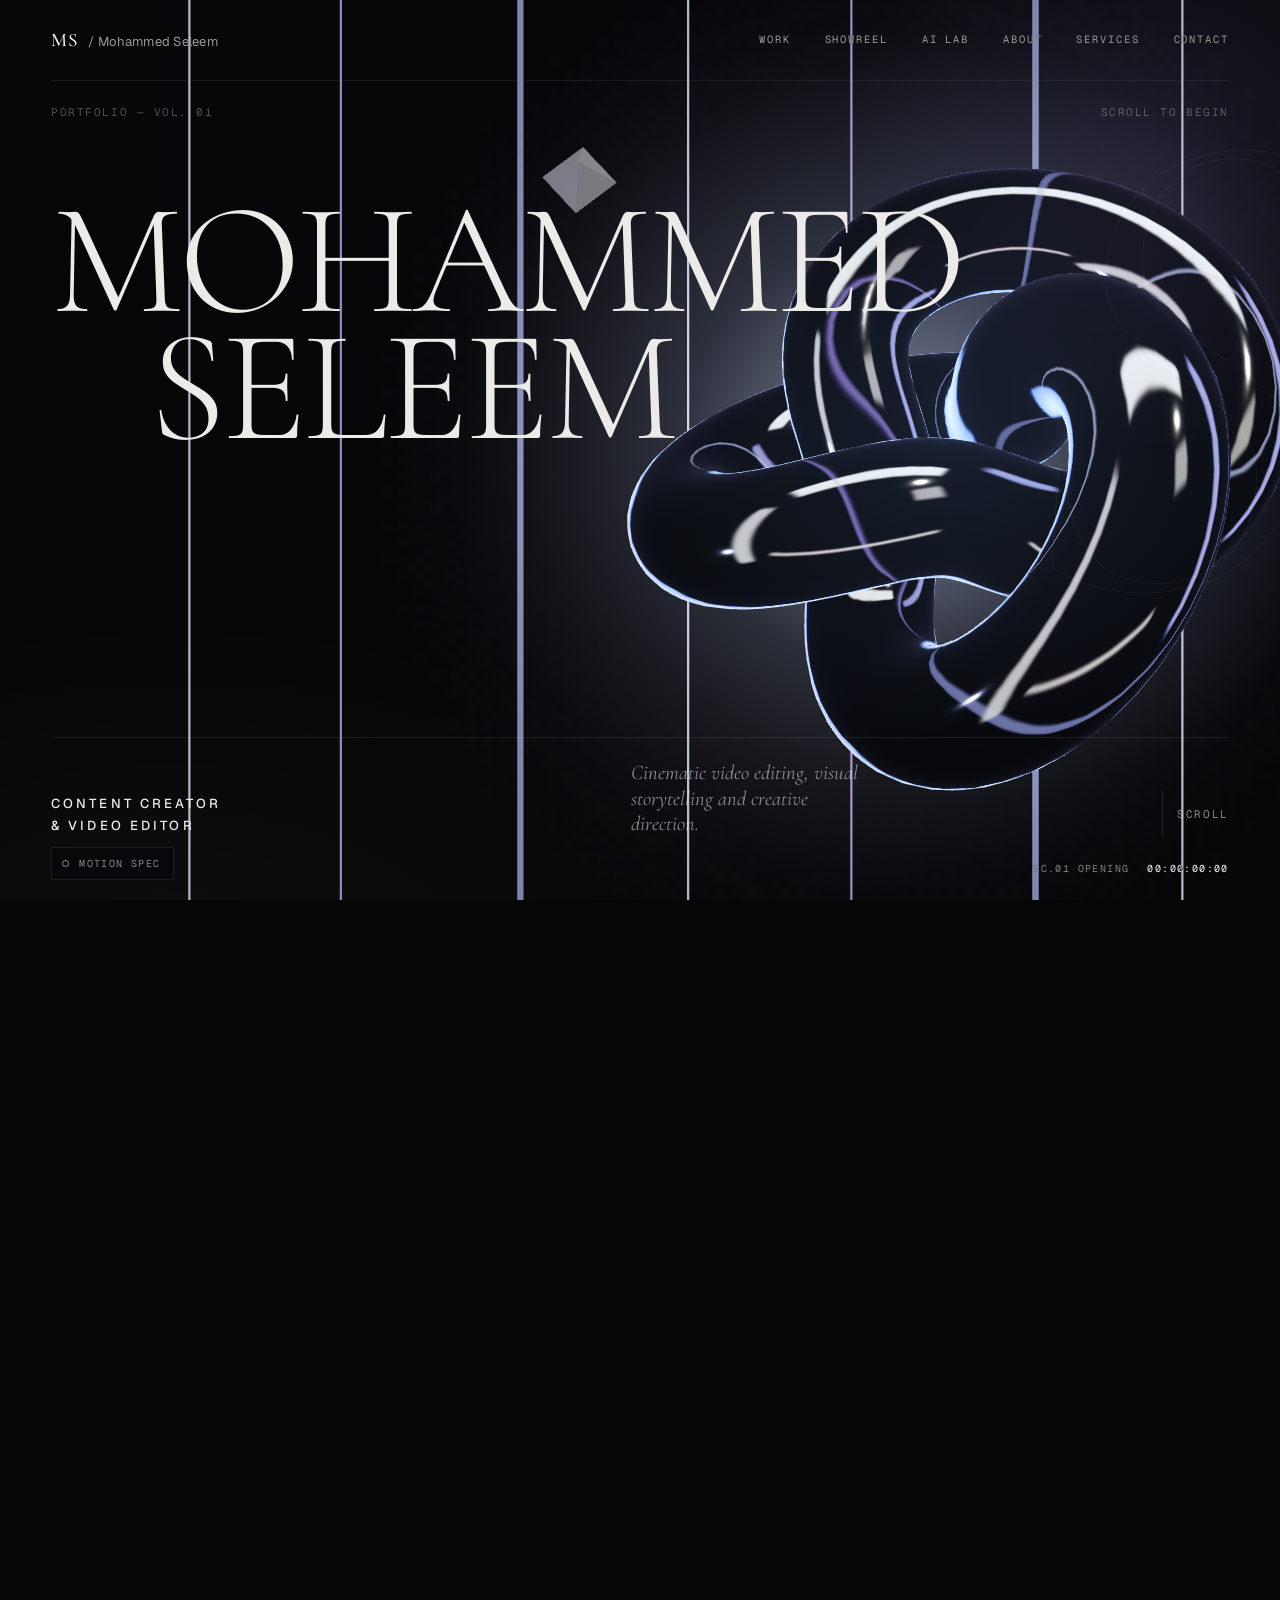
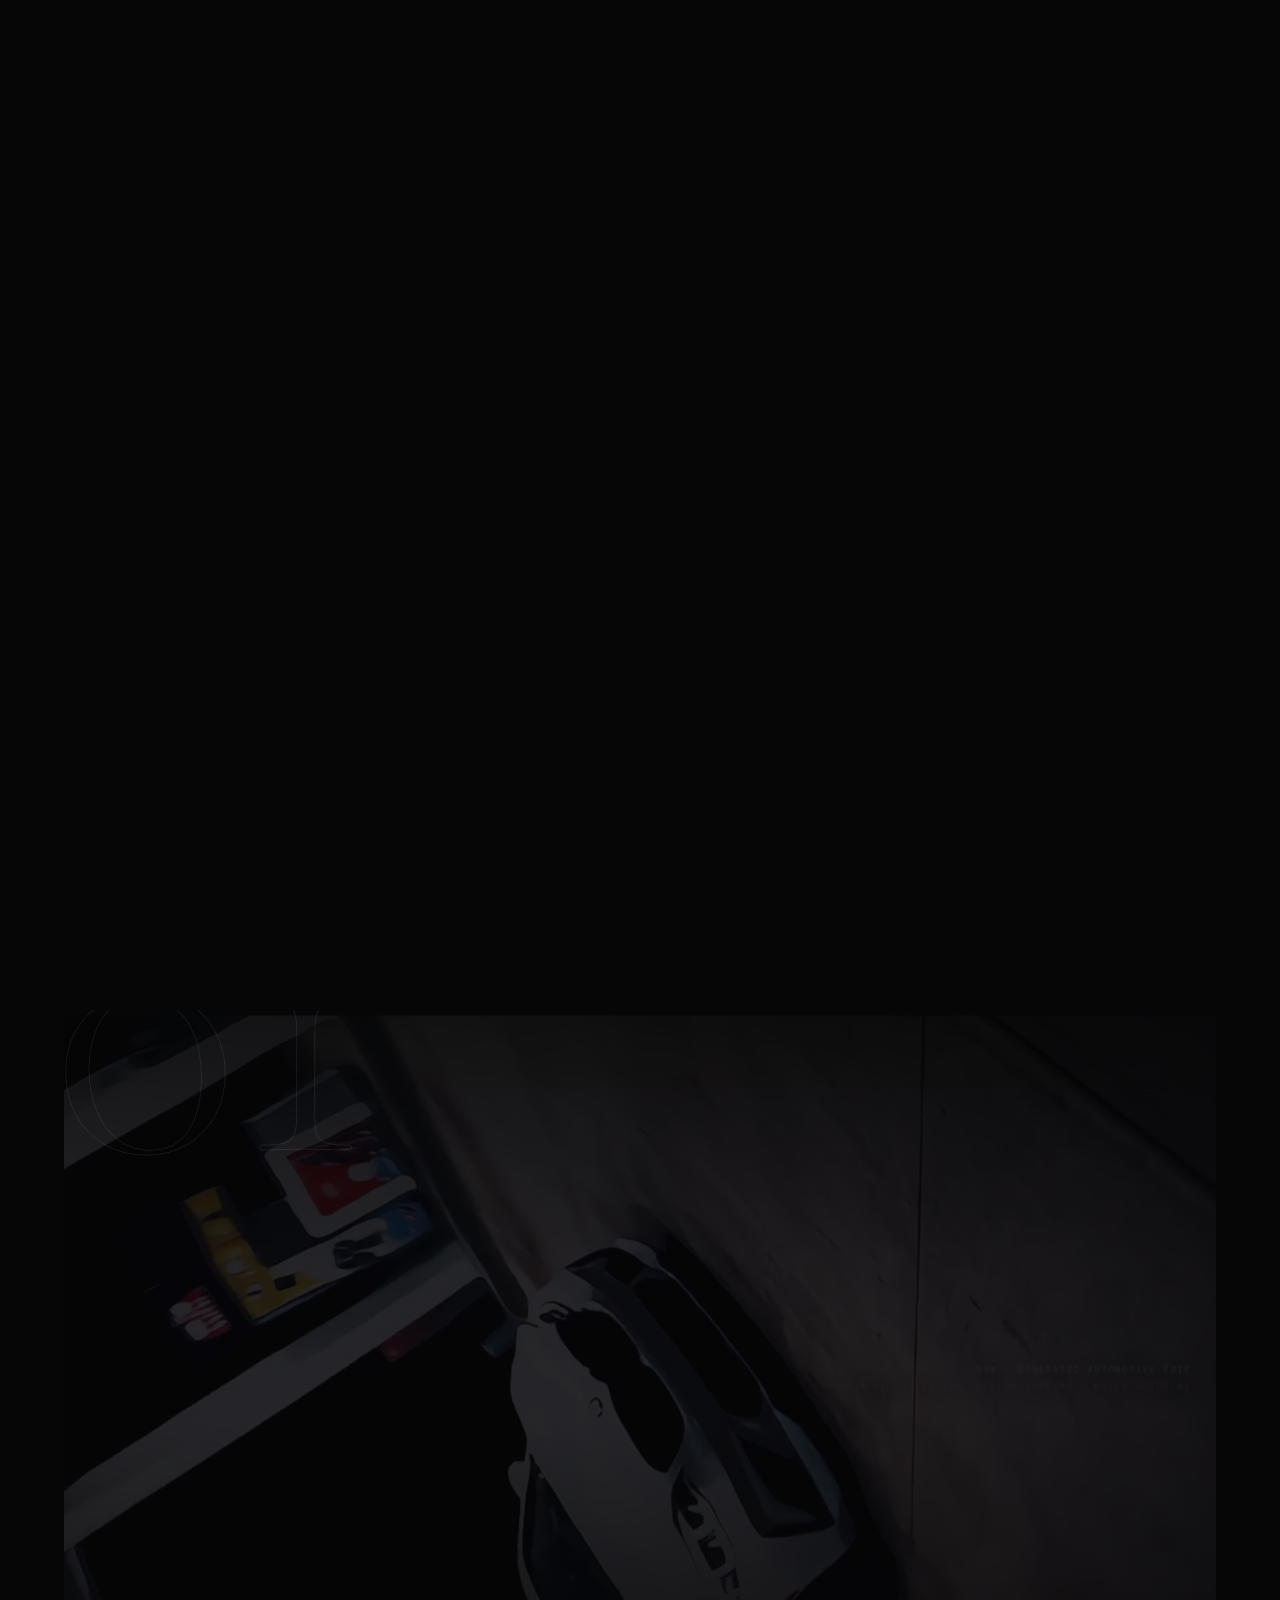
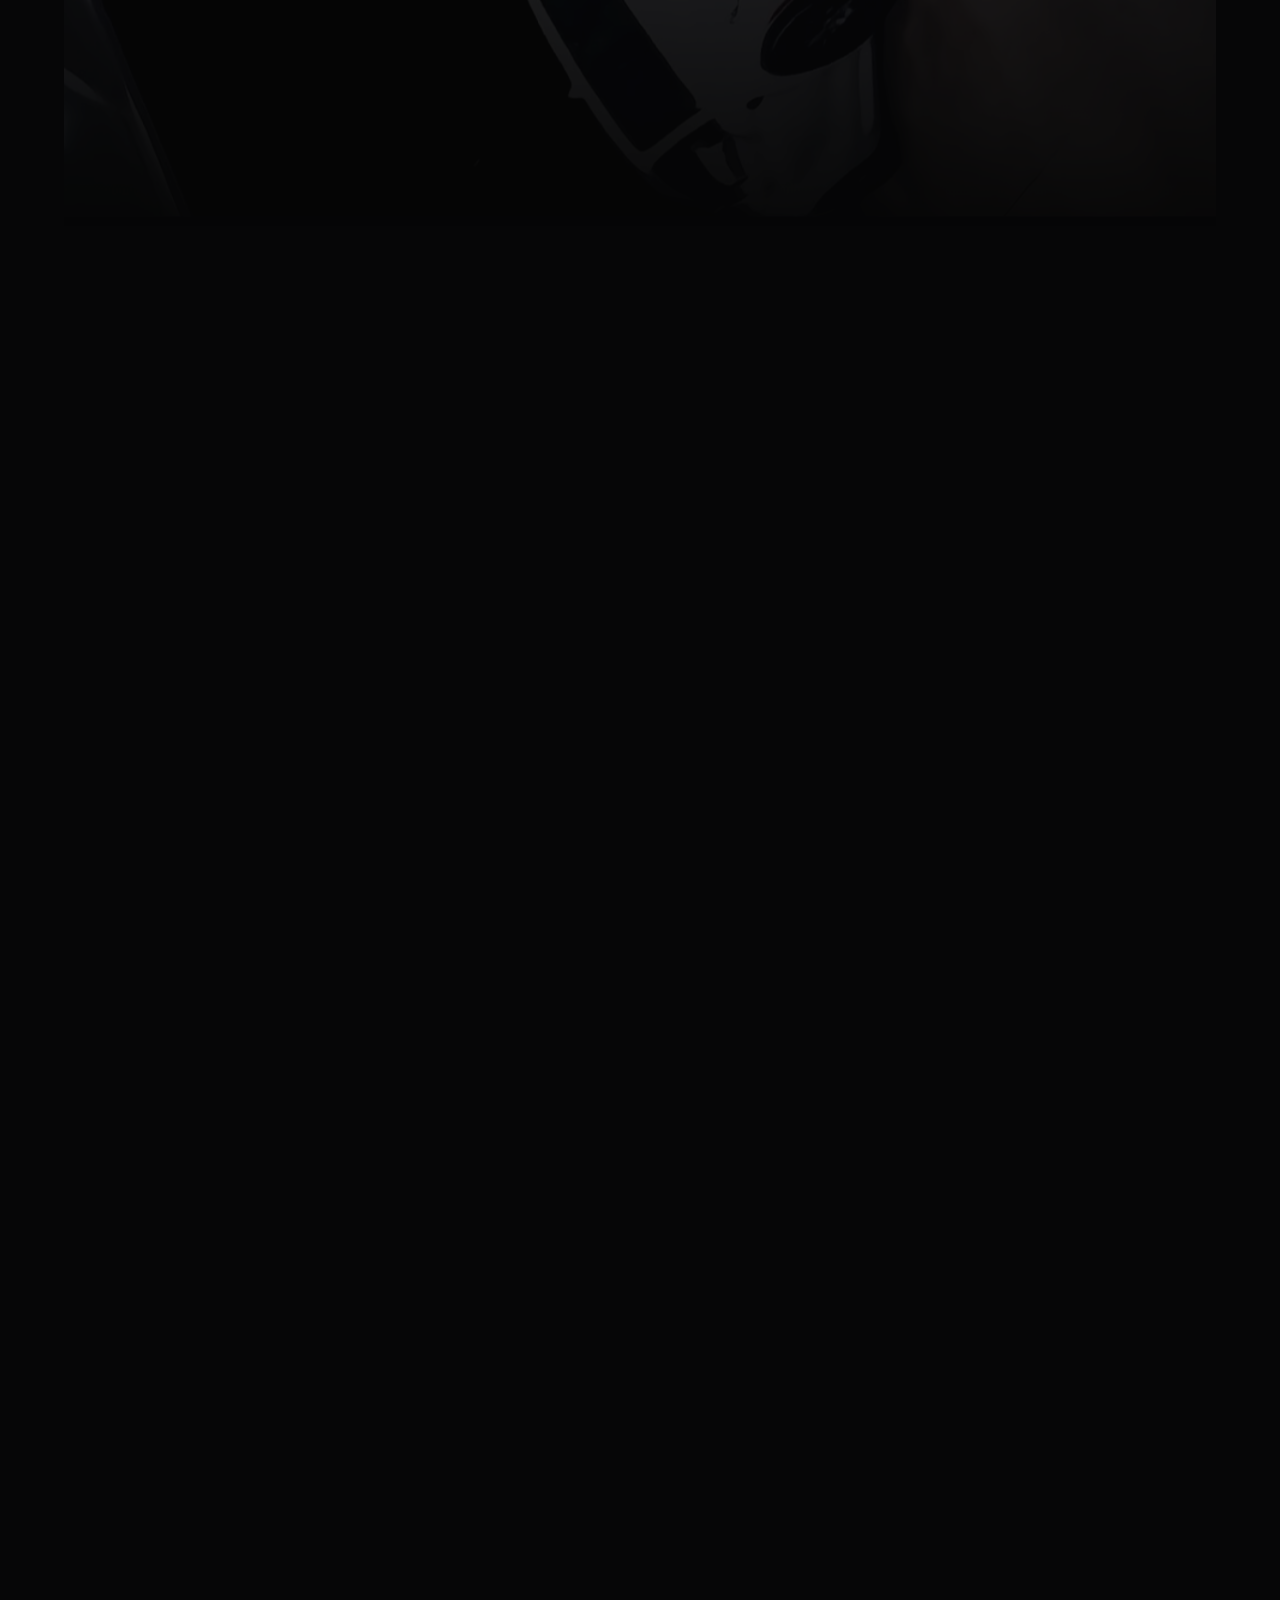
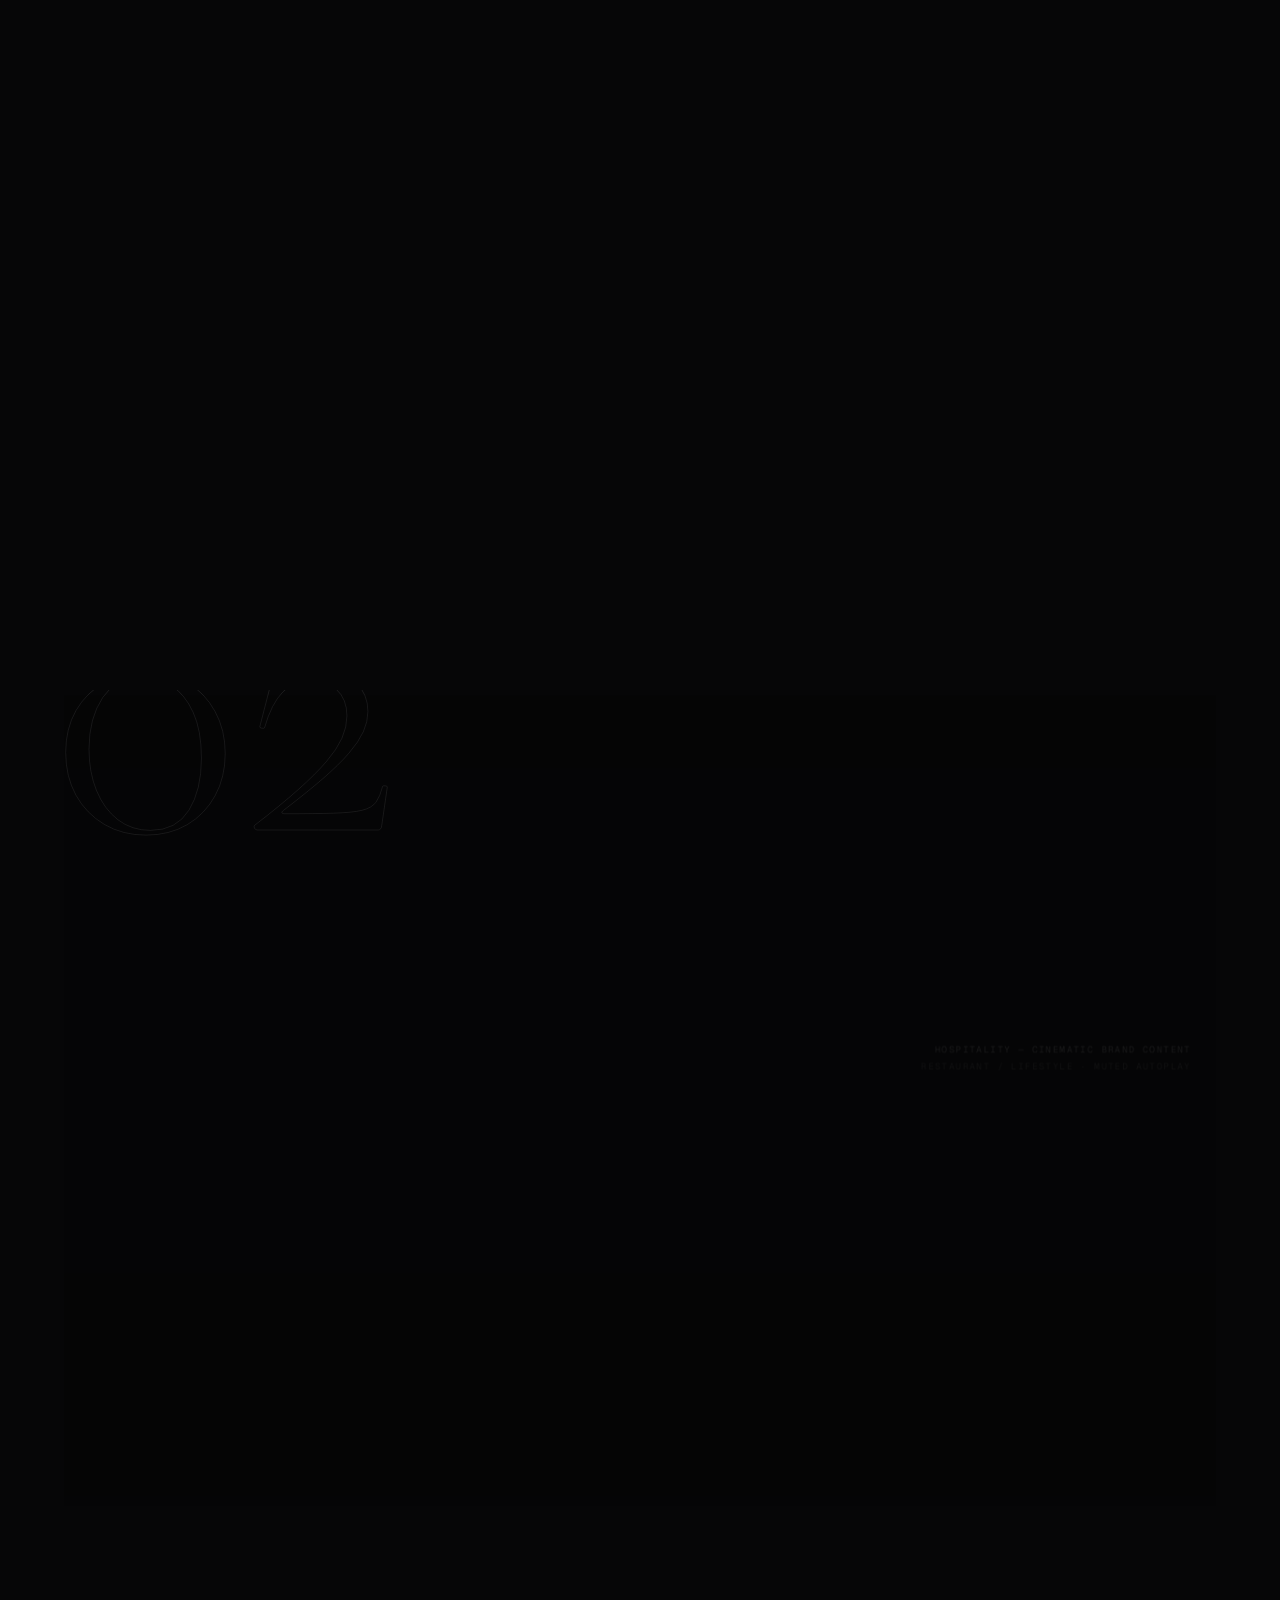
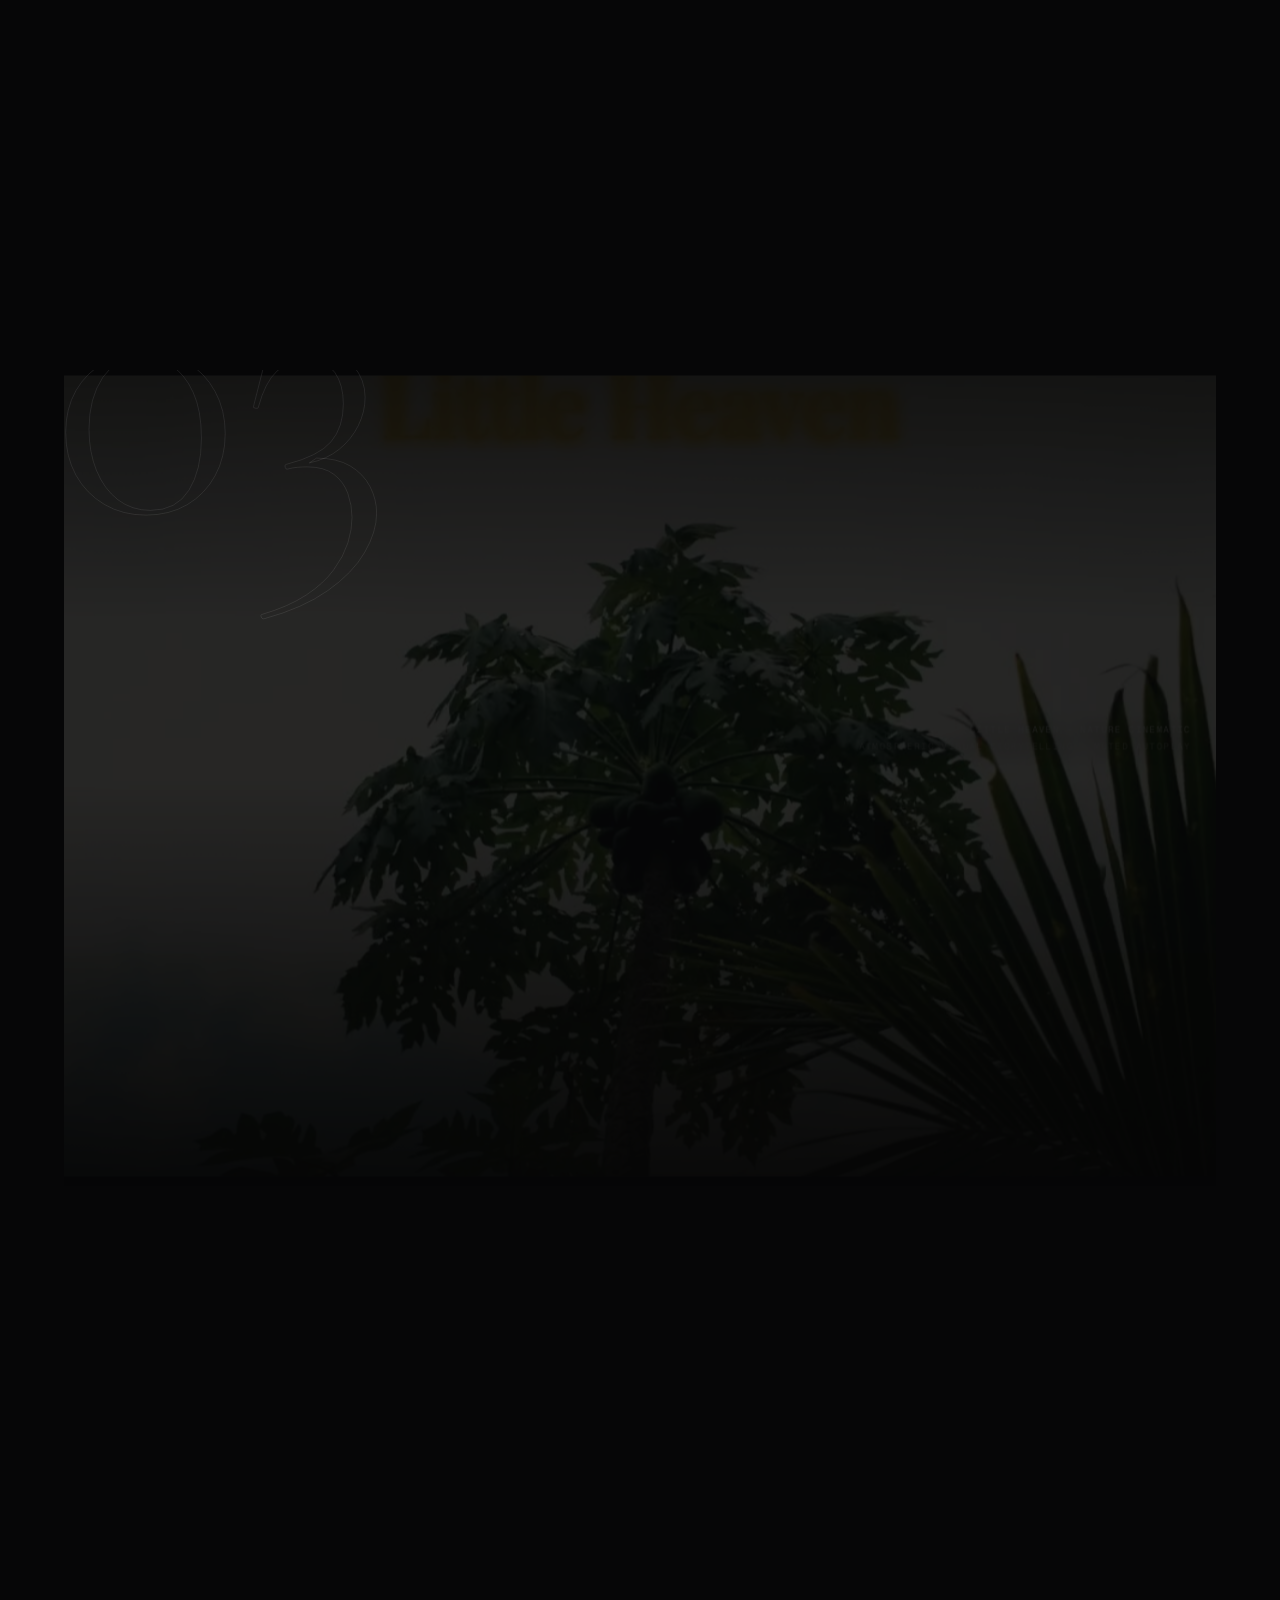
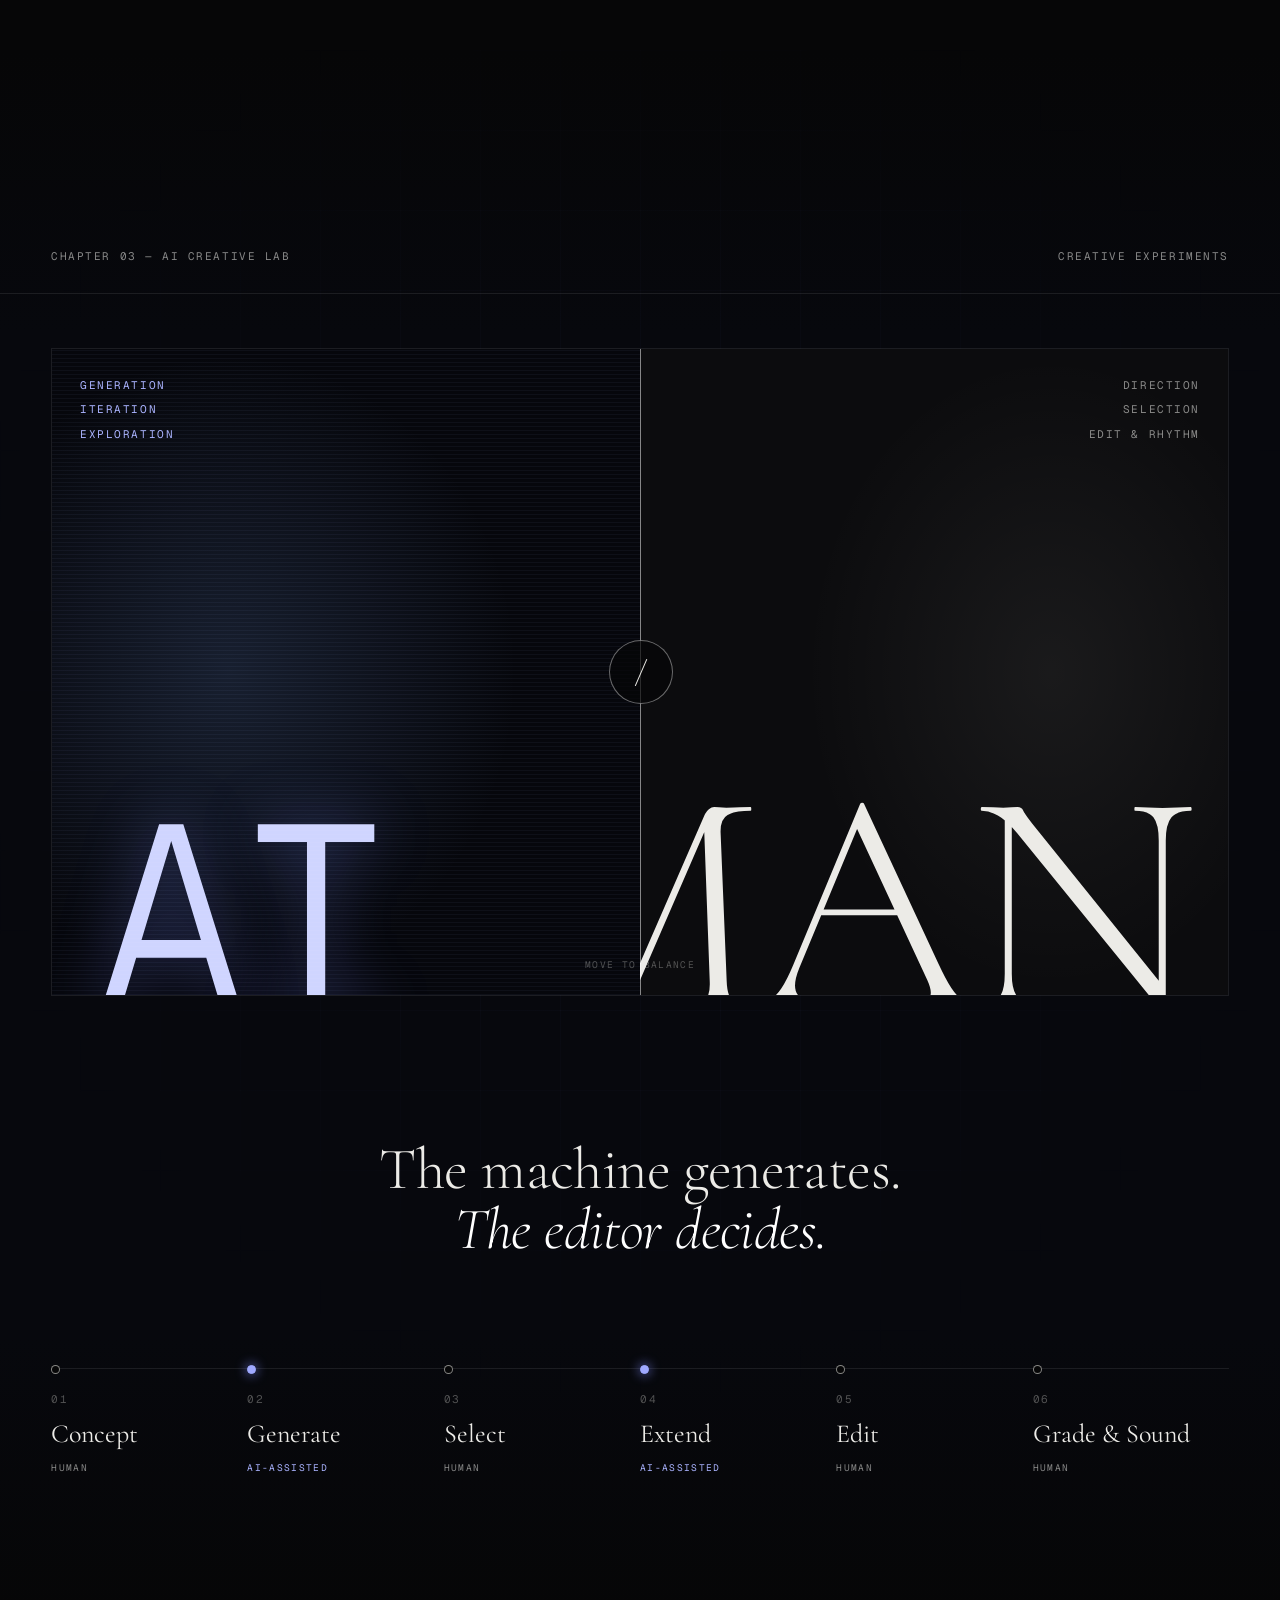
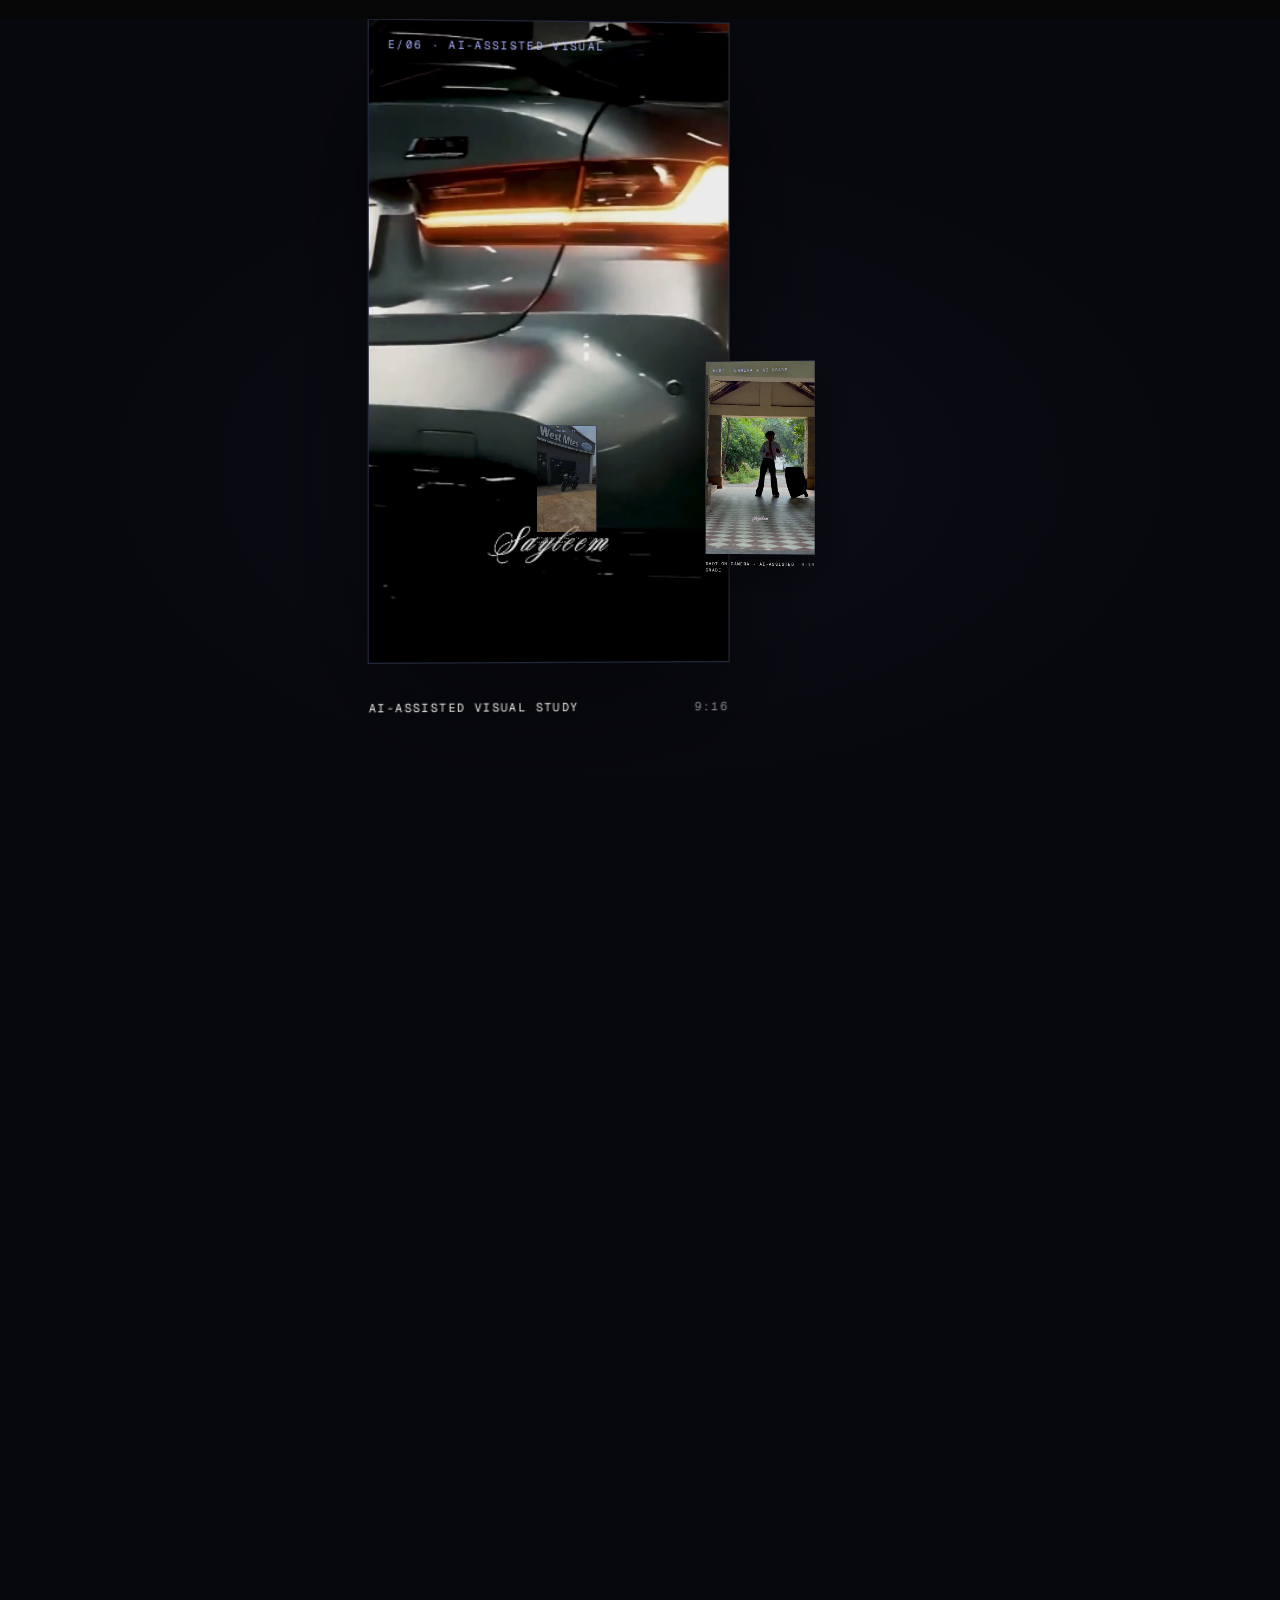
<file: index.html>
<!doctype html>
<html lang="en">
<head>
<meta charset="utf-8">
<meta name="viewport" content="width=device-width,initial-scale=1,viewport-fit=cover">
<title>Mohammed Seleem — Content Creator & Video Editor</title>
<link rel="preconnect" href="https://fonts.googleapis.com">
<link rel="preconnect" href="https://fonts.gstatic.com" crossorigin>
<link href="https://fonts.googleapis.com/css2?family=Cormorant+Garamond:ital,wght@0,300;0,400;0,500;1,300;1,400&family=Geist:wght@300;400;500&family=Geist+Mono:wght@300;400&display=swap" rel="stylesheet">
<link rel="stylesheet" href="./assets/portfolio.css?v=3">
</head>
<body>

<div class="intro" aria-hidden="true">
  <div class="intro-in">
    <div class="intro-mark">MS</div>
    <div class="intro-line"><i></i></div>
    <div class="mono intro-cap">Loading reel</div>
  </div>
</div>
<div class="grain" aria-hidden="true"></div>

<!-- NAV -->
<header class="nav">
  <a href="#top" class="nav-brand"><b>MS</b><span>/ Mohammed Seleem</span></a>
  <nav class="nav-links">
    <a href="#work" data-ch="work">WORK</a>
    <a href="#showreel" data-ch="showreel" data-offset=".9">SHOWREEL</a>
    <a href="#ai-lab" data-ch="ai">AI LAB</a>
    <a href="#about" data-ch="about">ABOUT</a>
    <a href="#services" data-ch="services">SERVICES</a>
    <a href="#contact" data-ch="contact" data-offset=".7">CONTACT</a>
  </nav>
  <button class="nav-menu" id="menuBtn">MENU</button>
  <div class="nav-progress"><i></i></div>
</header>
<div class="menu" id="menu">
  <a href="#work"><small>01</small>Work</a>
  <a href="#showreel" data-offset=".9"><small>02</small>Showreel</a>
  <a href="#ai-lab"><small>03</small>AI Lab</a>
  <a href="#about"><small>04</small>About</a>
  <a href="#services"><small>05</small>Services</a>
  <a href="#contact" data-offset=".7"><small>06</small>Contact</a>
  <div class="mono">Mohammed Seleem — Content Creator & Video Editor</div>
</div>

<div class="hud mono" aria-hidden="true"><span id="tcChapter">SC.01 Opening</span><span id="tc">00:00:00:00</span></div>
<button class="spec-toggle mono" id="specToggle"><i></i>Motion spec</button>

<main>

<!-- ============ HERO ============ -->
<section class="hero" id="top" data-chapter="SC.01 Opening" data-nav="">
  <div class="stage">
    <div class="atmo"></div>
    <div class="ghost serif" aria-hidden="true">S</div>

    <div class="hero-next">
      <span class="mono">Chapter 01</span>
      <h2 class="serif">Selected<br><em>Work</em></h2>
    </div>

    <div class="gl-slot" id="heroSlot"><div class="gl-fallback"></div></div>

    <div class="hero-content">
      <div class="hero-top mono fade"><span>Portfolio — Vol. 01</span><span>Scroll to begin</span></div>
      <h1 class="hero-title serif">
        <span class="rv"><span>Mohammed</span></span>
        <span class="rv"><span>Seleem</span></span>
      </h1>
      <div class="hero-sub fade">
        <div class="hero-role">Content Creator<br>&amp; Video Editor</div>
        <p class="hero-line">Cinematic video editing, visual storytelling and creative direction.</p>
        <div class="hero-scroll mono"><i></i>Scroll</div>
      </div>
    </div>

    <div class="spec" style="right:var(--pad);top:120px"><b>3D · GLASS SCULPTURE</b>
      Three.js MeshPhysicalMaterial — transmission 1, ior 1.46, thickness 1.6, iridescence .4. PMREM studio env + light strips behind for refraction.
      <span>Scroll 0→85%: x 1.85→0 · scale 1.12→.42 · rotY +3.2rad. Mouse: ±.25rad parallax.</span>
      <span>Mobile: 220 segments, DPR ≤1.25, centred upper third.</span></div>
    <div class="spec" style="left:var(--pad);top:62vh"><b>TYPE · PARALLAX</b>
      Title y 0→−34vh, sub y 0→−22vh (different speeds). Ghost letter drifts −12vw / rotates −6°. Atmosphere scales 1→1.15.
      <span>GSAP ScrollTrigger · pin stage · scrub 1 · 290vh</span></div>
  </div>
</section>

<!-- ============ WORK ============ -->
<div id="work" data-chapter="SC.02 Selected Work" data-nav="work"></div>

<section class="project" style="--tint:228" data-chapter="SC.02 Work · 01" data-nav="work">
  <div class="stage pstage">
    <div class="p-bg"></div>
    <div class="p-num serif">01</div>
    <div class="p-frame">
      <div class="p-media">
        <video poster="assets/posters/bmw-veo-17.jpg" class="portfolio-video" src="assets/media/bmw-veo-17.mp4" muted loop autoplay playsinline preload="none"></video>
        <div class="ph-label mono"><b>BMW — Cinematic Automotive Edit</b>Human-led editing · color grading · muted autoplay</div>
      </div>
      <div class="p-shade"></div>
    </div>
    <div class="p-head mono"><span>Selected Work — 01 / 03</span><span>Automotive / Personal</span></div>
    <h2 class="p-title serif"><span class="pt1">BMW Cinematic</span><span class="pt2"><em>Speed Ramp</em></span></h2>
    <div class="p-meta">
      <div><span class="k">No.</span>01</div>
      <div><span class="k">Category</span>Automotive / Cinematic Editing</div>
      <div><span class="k">Role</span>Creative Direction + Video Editing</div>
      <div><span class="k">Year</span>2026</div>
      <p class="p-desc">Professional human-led automotive editing with cinematic pacing, shot selection, speed-ramp treatment and color grading.<small>Independent portfolio project · not commissioned by BMW</small></p>
    </div>
    <div class="spec" style="right:var(--pad);top:22vh"><b>MASK · EMERGE FROM DEPTH</b>
      clip-path inset(20% 14% 20% 46%) → 0. Frame scale .86→1, media scale 1.35→1.04 (counter-zoom). Title lines slide in opposite directions; metadata at 48–66%.
      <span>WebGL option: project as image plane, z −6→0 with RGB-shift on velocity.</span></div>
  </div>
</section>

<section class="project" style="--tint:265" data-chapter="SC.02 Work · 02" data-nav="work">
  <div class="stage pstage">
    <div class="p-bg"></div>
    <div class="p-num serif">02</div>
    <div class="p-frame">
      <div class="p-media">
        <video class="portfolio-video" src="assets/media/1004--1--2.mp4" muted loop autoplay playsinline preload="metadata"></video>
        <div class="ph-label mono"><b>Hospitality — Cinematic Brand Content</b>Restaurant / lifestyle · muted autoplay</div>
      </div>
      <div class="p-shade"></div>
    </div>
    <div class="p-head mono"><span>Selected Work — 02 / 03</span><span>Commercial / Brand</span></div>
    <h2 class="p-title serif"><span class="pt1">Hospitality</span><span class="pt2"><em>Brand Content</em></span></h2>
    <div class="p-meta">
      <div><span class="k">No.</span>02</div>
      <div><span class="k">Category</span>Commercial / Brand Content</div>
      <div><span class="k">Role</span>Video Editing</div>
      <div><span class="k">Year</span>2026</div>
      <p class="p-desc">Cinematic hospitality content shaped around composition, pacing, atmosphere and brand presentation.</p>
    </div>
  </div>
</section>

<section class="project" style="--tint:210" data-chapter="SC.02 Work · 03" data-nav="work">
  <div class="stage pstage">
    <div class="p-bg"></div>
    <div class="p-num serif">03</div>
    <div class="p-frame">
      <div class="p-media">
        <video poster="assets/posters/final-veo-7.jpg" class="portfolio-video" src="assets/media/final-veo-7.mp4" muted loop autoplay playsinline preload="none"></video>
        <div class="ph-label mono"><b>Little Heaven — Nature Cinematic</b>Atmospheric visual storytelling · muted autoplay</div>
      </div>
      <div class="p-shade"></div>
    </div>
    <div class="p-head mono"><span>Selected Work — 03 / 03</span><span>Nature / Landscape</span></div>
    <h2 class="p-title serif"><span class="pt1">Little Heaven</span><span class="pt2"><em>Nature Cinematic</em></span></h2>
    <div class="p-meta">
      <div><span class="k">No.</span>03</div>
      <div><span class="k">Category</span>Nature / Landscape</div>
      <div><span class="k">Role</span>Cinematic Editing</div>
      <div><span class="k">Year</span>2026</div>
      <p class="p-desc">Atmospheric visual storytelling focused on composition, color, movement and a calm cinematic rhythm.</p>
    </div>
  </div>
</section>

<!-- ============ AI LAB ============ -->
<section class="ai" id="ai-lab" data-chapter="SC.03 AI Lab" data-nav="ai">
  <div class="sec-head mono"><span>Chapter 03 — AI Creative Lab</span><span>Creative experiments</span></div>

  <div class="ai-split">
    <div class="ai-half ai-a">
      <ul class="mono"><li>Generation</li><li>Iteration</li><li>Exploration</li></ul>
      <div class="ai-word">AI</div>
    </div>
    <div class="ai-half ai-h">
      <ul class="mono"><li>Direction</li><li>Selection</li><li>Edit &amp; rhythm</li></ul>
      <div class="ai-word serif">Human</div>
    </div>
    <div class="ai-divider"><span class="serif">/</span></div>
    <div class="ai-hint mono">Move to balance</div>
    <div class="spec" style="left:24px;bottom:60px"><b>INTERACTION · SPLIT</b>Pointer x sets --split (.14–.86) with a .9s expo ease. WebGL option: one plane with a two-texture shader mixing raw generation → graded edit along the divider.</div>
  </div>

  <h3 class="ai-statement serif rv"><span>The machine generates.<br><em>The editor decides.</em></span></h3>

  <ol class="ai-pipe">
    <li class="fade"><span class="mono n">01</span><h4>Concept</h4><span class="mono tag">Human</span></li>
    <li class="fade is-ai"><span class="mono n">02</span><h4>Generate</h4><span class="mono tag">AI-assisted</span></li>
    <li class="fade"><span class="mono n">03</span><h4>Select</h4><span class="mono tag">Human</span></li>
    <li class="fade is-ai"><span class="mono n">04</span><h4>Extend</h4><span class="mono tag">AI-assisted</span></li>
    <li class="fade"><span class="mono n">05</span><h4>Edit</h4><span class="mono tag">Human</span></li>
    <li class="fade"><span class="mono n">06</span><h4>Grade &amp; Sound</h4><span class="mono tag">Human</span></li>
  </ol>
</section>

<section class="tunnel" id="tunnel" data-chapter="SC.03 AI Lab · Experiments" data-nav="ai">
  <div class="stage tstage">
    <div class="t-title"><span class="mono">Experiments archive</span><h3 class="serif">Creative<br><em>Experiments</em></h3><span class="mono">Scroll through depth</span></div>
    <div class="t-card" data-x="-18" data-y="-8" style="--w:30vw"><video poster="assets/posters/final-veo-10-1.jpg" class="t-video" src="assets/media/final-veo-10-1.mp4" muted loop autoplay playsinline preload="none"></video><span class="slot mono">E/01 · AI-assisted automotive</span><span class="cap mono"><b>AI-assisted cinematic study</b><span>9:16</span></div>
    <div class="t-card" data-x="20" data-y="6" data-ar="v" style="--w:17vw;--ar:9/16"><video poster="assets/posters/final-veo-18.jpg" class="t-video" src="assets/media/final-veo-18.mp4" muted loop autoplay playsinline preload="none"></video><span class="slot mono">E/02 · AI-assisted edit</span><div class="cap mono"><b>AI-assisted cinematic edit</b><span>9:16</span></div></div>
    <div class="t-card" data-x="-14" data-y="10" style="--w:26vw;--ar:1/1"><video poster="assets/posters/final-veo-25.jpg" class="t-video" src="assets/media/final-veo-25.mp4" muted loop autoplay playsinline preload="none"></video><span class="slot mono">E/03 · AI visual concept</span><div class="cap mono"><b>AI-assisted visual concept</b><span>16:9</span></div></div>
    <div class="t-card" data-x="16" data-y="-9" style="--w:32vw;--ar:2.39/1"><video poster="assets/posters/veo-16.jpg" class="t-video" src="assets/media/veo-16.mp4" muted loop autoplay playsinline preload="none"></video><span class="slot mono">E/04 · AI-assisted motion</span><div class="cap mono"><b>AI-assisted motion experiment</b><span>9:16</span></div></div>
    <div class="t-card" data-x="0" data-y="0" style="--w:28vw"><video poster="assets/posters/veo-20.jpg" class="t-video" src="assets/media/veo-20.mp4" muted loop autoplay playsinline preload="none"></video><span class="slot mono">E/05 · AI-assisted automotive</span><div class="cap mono"><b>AI-assisted automotive study</b><span>9:16</span></div></div>
    <div class="t-card" data-x="-6" data-y="-12" style="--w:24vw;--ar:9/16"><video poster="assets/posters/veo-24.jpg" class="t-video" src="assets/media/veo-24.mp4" muted loop autoplay playsinline preload="none"></video><span class="slot mono">E/06 · AI-assisted visual</span><div class="cap mono"><b>AI-assisted visual study</b><span>9:16</span></div></div>
    <div class="t-card" data-x="22" data-y="-3" style="--w:20vw;--ar:9/16"><video poster="assets/posters/final-65.jpg" class="t-video" src="assets/media/final-65.mp4" muted loop autoplay playsinline preload="none"></video><span class="slot mono">E/07 · Camera + AI grade</span><div class="cap mono"><b>Shot on camera · AI-assisted grade</b><span>9:16</span></div></div>
    <div class="t-card" data-x="-22" data-y="4" style="--w:18vw;--ar:9/16"><video poster="assets/posters/final-66.jpg" class="t-video" src="assets/media/final-66.mp4" muted loop autoplay playsinline preload="none"></video><span class="slot mono">E/08 · Camera + AI grade</span><div class="cap mono"><b>Cinematic footage · AI-assisted finish</b><span>9:16</span></div></div>
    <div class="spec" style="right:var(--pad);bottom:8vh"><b>3D · FLOATING MEDIA PLANES</b>Cards fly from z −6000 to +900 px (CSS 3D here; three.js planes in production). Blur scales with distance, which works as depth of field.<span>Mobile: replaced by a vertical stack with masked reveals.</span></div>
  </div>
</section>

<!-- ============ WORK ARCHIVE ============ -->
<section class="archive" id="archive" data-chapter="SC.02 Work · Archive" data-nav="work">
  <div class="sec-head mono"><span>Selected Work — Archive</span><span>Automotive · Commercial · Social</span></div>
  <div class="archive-grid">
    <article><video poster="assets/posters/final-31.jpg" src="assets/media/final-31.mp4" muted loop autoplay playsinline preload="none"></video><span class="mono">AUTOMOTIVE / 01</span><h3 class="serif">Cinematic Detail Edit</h3></article>
    <article><video poster="assets/posters/final-37-1.jpg" src="assets/media/final-37-1.mp4" muted loop autoplay playsinline preload="none"></video><span class="mono">AUTOMOTIVE / 02</span><h3 class="serif">Performance Showcase</h3></article>
    <article><video poster="assets/posters/final-38-1.jpg" src="assets/media/final-38-1.mp4" muted loop autoplay playsinline preload="none"></video><span class="mono">AUTOMOTIVE / 03</span><h3 class="serif">Street Cinematic</h3></article>
    <article><video poster="assets/posters/final-45-1.jpg" src="assets/media/final-45-1.mp4" muted loop autoplay playsinline preload="none"></video><span class="mono">AUTOMOTIVE / 04</span><h3 class="serif">Golden Hour Automotive</h3></article>
    <article><video poster="assets/posters/final-48-2.jpg" src="assets/media/final-48-2.mp4" muted loop autoplay playsinline preload="none"></video><span class="mono">AUTOMOTIVE / 05</span><h3 class="serif">Urban Performance</h3></article>
    <article><video poster="assets/posters/final-51-1.jpg" src="assets/media/final-51-1.mp4" muted loop autoplay playsinline preload="none"></video><span class="mono">AUTOMOTIVE / 06</span><h3 class="serif">Motorsport Visual</h3></article>
    <article><video poster="assets/posters/veo-24.jpg" src="assets/media/veo-24.mp4" muted loop autoplay playsinline preload="none"></video><span class="mono">AI CREATIVE / 01</span><h3 class="serif">AI-Assisted Visual Study</h3></article>
    <article><video poster="assets/posters/final-50-2.jpg" src="assets/media/final-50-2.mp4" muted loop autoplay playsinline preload="none"></video><span class="mono">COMMERCIAL / 01</span><h3 class="serif">Lifestyle Content</h3></article>
    <article><video poster="assets/posters/final-30.jpg" src="assets/media/final-30.mp4" muted loop autoplay playsinline preload="none"></video><span class="mono">COMMERCIAL / 02</span><h3 class="serif">Social Storytelling</h3></article>
    <article><video poster="assets/posters/final-39.jpg" src="assets/media/final-39.mp4" muted loop autoplay playsinline preload="none"></video><span class="mono">COMMERCIAL / 03</span><h3 class="serif">Brand Atmosphere</h3></article>
    <article><video poster="assets/posters/final-52-2.jpg" src="assets/media/final-52-2.mp4" muted loop autoplay playsinline preload="none"></video><span class="mono">SOCIAL / 01</span><h3 class="serif">Short-form Visual</h3></article>
    <article><video poster="assets/posters/nature-cinematic.jpg" src="assets/media/nature-cinematic.mp4" muted loop autoplay playsinline preload="none"></video><span class="mono">NATURE / 01</span><h3 class="serif">Nature Cinematic</h3></article>
    <article><video poster="assets/posters/final-6.jpg" src="assets/media/final-6.mp4" muted loop autoplay playsinline preload="none"></video><span class="mono">SOCIAL / 02</span><h3 class="serif">Vertical Edit</h3></article>
    <article><video poster="assets/posters/40th-order.jpg" src="assets/media/40th-order.mp4" muted loop autoplay playsinline preload="none"></video><span class="mono">THRIFTOPIA / 01</span><h3 class="serif">Order Content</h3></article>
    <article><video poster="assets/posters/44rd-order.jpg" src="assets/media/44rd-order.mp4" muted loop autoplay playsinline preload="none"></video><span class="mono">THRIFTOPIA / 02</span><h3 class="serif">Social Commerce</h3></article>
  </div>
</section>

<!-- ============ EDITORIAL ============ -->
<section class="editorial" id="editorial" data-chapter="SC.02 Work · Editorial" data-nav="work">
  <div class="sec-head mono"><span>Fashion / Editorial</span><span>Thriftopia visual archive</span></div>
  <div class="editorial-grid">
    <img src="assets/stills/01.webp" alt="Thriftopia editorial visual" loading="lazy"><img src="assets/stills/02.webp" alt="Thriftopia editorial visual" loading="lazy"><img src="assets/stills/03.webp" alt="Thriftopia editorial visual" loading="lazy"><img src="assets/stills/04.webp" alt="Thriftopia editorial visual" loading="lazy"><img src="assets/stills/05.webp" alt="Thriftopia editorial visual" loading="lazy"><img src="assets/stills/06.webp" alt="Thriftopia apparel visual" loading="lazy"><img src="assets/stills/07.webp" alt="Thriftopia apparel visual" loading="lazy"><img src="assets/stills/08.webp" alt="Thriftopia apparel visual" loading="lazy"><img src="assets/stills/09.webp" alt="Thriftopia apparel visual" loading="lazy"><img src="assets/stills/10.webp" alt="Thriftopia editorial visual" loading="lazy"><img src="assets/stills/11.webp" alt="Thriftopia editorial visual" loading="lazy"><img src="assets/stills/12.webp" alt="Thriftopia apparel visual" loading="lazy"><img src="assets/stills/13.webp" alt="Thriftopia editorial visual" loading="lazy"><img src="assets/stills/14.webp" alt="Thriftopia editorial visual" loading="lazy"><img src="assets/stills/15.webp" alt="Thriftopia editorial visual" loading="lazy">
  </div>
</section>

<!-- ============ SHOWREEL ============ -->
<section class="reel" id="showreel" data-chapter="SC.04 Showreel" data-nav="showreel">
  <div class="stage">
    <div class="reel-meta mono"><span>Chapter 04</span><span>Showreel — Coming Soon</span></div>
    <div class="reel-frame">
      <div class="reel-media"><div class="ph reel-coming"><span class="mono">SHOWREEL</span><strong>COMING SOON</strong><small class="mono">Final reel is being produced separately.</small></div></div>
    </div>
    <div class="reel-word reel-w1 serif">Watch the</div>
    <div class="reel-word reel-w2 serif">Showreel</div>
    <div class="reel-ui">
      <div class="reel-label mono">Showreel<b>Coming soon. Worth the wait.</b></div>
      <button class="reel-play mono" aria-label="Play showreel"><span>Play</span></button>
      <div class="reel-bar mono"><span>00:00</span><i></i><span>[ Duration ]</span></div>
    </div>
    <div class="spec" style="left:var(--pad);top:32vh"><b>EXPAND TO FULL BLEED</b>clip-path inset(30%) → 0 over 5–55%. Media counter-scales 1.4→1. Title halves split away diagonally. Player UI appears from 50%.<span>Video: muted loop preview → full player on click (sound on).</span></div>
  </div>
</section>

<!-- ============ ABOUT ============ -->
<section class="about" id="about" data-chapter="SC.05 About" data-nav="about">
  <div class="sec-head mono"><span>Chapter 05 — About</span><span>Mohammed Seleem</span></div>
  <h2 class="about-statement serif">
    <span class="l"><span class="w">I</span> <span class="w">edit</span> <span class="w">for</span></span>
    <span class="l"><span class="w">rhythm.</span></span>
    <span class="l"><span class="w">I</span> <span class="w">create</span> <span class="w">for</span></span>
    <span class="l"><span class="w">impact.</span></span>
  </h2>
  <div class="about-body">
    <span class="lab mono">Biography</span>
    <div class="portrait fade"><div class="ph ph-stripes profile-card"><span>MS</span><small>MOHAMMED SELEEM</small></div><div class="await mono"><span>Creative profile</span><span>2026</span></div></div>
    <div class="bio fade">
      <p class="bio-lead">Content creator and video editor working in <em>cinematic editing, visual storytelling and creative direction.</em></p>
      <div class="bio-slot"><span class="mono">Biography, supplied by Mohammed</span><i></i><i></i><i></i><i></i></div>
    </div>
  </div>
</section>

<!-- ============ SERVICES ============ -->
<section class="services" id="services" data-chapter="SC.06 Services" data-nav="services">
  <div class="sec-head mono"><span>Chapter 06 — Services</span><span>05 disciplines</span></div>
  <ul class="svc-list">
    <li class="svc fade" data-name="Video editing"><span class="mono n">01</span><h3>Video Editing</h3><p>Pacing, rhythm, sound and grade.</p></li>
    <li class="svc fade" data-name="Content creation"><span class="mono n">02</span><h3>Content Creation</h3><p>Content made for platforms and audiences.</p></li>
    <li class="svc fade" data-name="Creative direction"><span class="mono n">03</span><h3>Creative Direction</h3><p>Concept, look and narrative.</p></li>
    <li class="svc fade" data-name="AI-assisted production"><span class="mono n">04</span><h3>AI-Assisted Visual Production</h3><p>AI generation directed and finished by hand.</p></li>
    <li class="svc fade" data-name="Photography"><span class="mono n">05</span><h3>Photography</h3><p>Stills with a cinematic eye.</p></li>
  </ul>
  <div class="svc-preview"><div class="ph"></div><div class="await mono">Media slot</div></div>
</section>

<!-- ============ CV ============ -->
<section class="cv" id="cv" data-chapter="SC.07 CV" data-nav="services">
  <div>
    <span class="mono" style="color:var(--dim)">Chapter 07 — Curriculum Vitae</span>
    <h2 class="serif rv" style="margin-top:4vh"><span>View /<em>Download CV</em></span></h2>
    <div class="cv-actions">
      <a class="btn" href="assets/cv/Mohammad_Seleem_Content_Creator_Resume_v2.pdf" target="_blank" rel="noreferrer">View CV <span>↗</span></a>
      <a class="btn" href="assets/cv/Mohammad_Seleem_Content_Creator_Resume_v2.pdf" download>Download PDF <span>↓</span></a>
    </div>
    <div class="cv-cols">
      <div><span class="mono">Role</span><span>Video Editor · Content Creator · AI Video Specialist</span></div>
      <div><span class="mono">Based</span><span>Mangalore, India · Remote worldwide</span></div>
      <div><span class="mono">Experience</span><span>Freelance Video Editor &amp; Content Creator · 2024–Present</span></div>
      <div><span class="mono">Clients</span><span>15+ across hospitality, beauty &amp; automotive</span></div>
      <div><span class="mono">Tools</span><span>Premiere Pro · After Effects · DaVinci · Blender · Higgsfield</span></div>
      <div><span class="mono">YouTube</span><span>415K+ subscribers · Silver Play Button</span></div>
    </div>

    <div class="cv-detail">
      <div class="cv-block">
        <span class="mono">Core skills</span>
        <p><b>Editing &amp; Post</b> — Premiere Pro, DaVinci Resolve, CapCut, color grading, cinematic editing, speed ramping, visual storytelling</p>
        <p><b>Motion &amp; VFX</b> — After Effects, motion graphics, VFX, compositing</p>
        <p><b>Design &amp; Audio</b> — Photoshop, Illustrator, Audition, thumbnail design, sound design</p>
        <p><b>AI &amp; 3D</b> — Blender, Higgsfield, AI video &amp; image generation, face-swap workflows</p>
        <p><b>Content &amp; Growth</b> — YouTube channel management, content strategy, short-form, scripting &amp; ideation</p>
        <p><b>Client Management</b> — acquisition, cold outreach, project management, client communication</p>
      </div>
      <div class="cv-block">
        <span class="mono">Selected clients</span>
        <p><b>Hair Studio Salon</b> — multi-location video campaigns, 2 outlets</p>
        <p><b>Baker Street Café</b> — brand-focused hospitality content</p>
        <p><b>Independent automotive</b> — speed-ramped, colour-graded car edits</p>
      </div>
    </div>
  </div>
  <div class="cv-doc-wrap">
    <div class="cv-doc">
      <div><h5>Mohammed<br>Seleem</h5><span class="mono">Content Creator &amp; Video Editor</span></div>
      <div class="blk"><span class="mono">Experience</span><b>Freelance Video Editor</b><b>2024–Present</b><i></i></div>
      <div class="blk"><span class="mono">Tools</span><b>Premiere · AE · DaVinci</b><b>Blender · Higgsfield</b></div>
      <div class="blk"><span class="mono">YouTube</span><b>415K+ Subscribers</b><b>Silver Play Button</b></div>
    </div>
  </div>
</section>

<!-- ============ CONTACT ============ -->
<section class="contact" id="contact" data-chapter="SC.08 Contact" data-nav="contact">
  <div class="stage cstage">
    <div class="gl-slot" id="contactSlot"><div class="gl-fallback" style="left:50%"></div></div>
    <div class="c-inner">
      <div class="c-kicker mono"><span>Chapter 08 — Contact</span><span>Final scene</span></div>
      <h2 class="c-big serif"><span class="l1">Have a project</span><br><span class="l2">in mind?</span></h2>
      <p class="c-sub">Let's create something worth watching.</p>
      <div class="c-links">
        <a href="mailto:muhammadseleem97@gmail.com"><span class="k">Email</span><span class="mail">muhammadseleem97@gmail.com</span></a>
        <a href="tel:+971504657313"><span class="k">Phone (UAE)</span>+971 50 465 7313</a>
        <a href="tel:+919483276971"><span class="k">Phone (India)</span>+91 94832 76971</a>
        <a href="https://www.instagram.com/_say_leem_?stkn=aW5mcjd6OWxkbjQx" target="_blank" rel="noreferrer"><span class="k">Instagram</span>@_say_leem_</a>
        <a href="https://www.linkedin.com/in/muhammad-seleem-4614bb438" target="_blank" rel="noreferrer"><span class="k">LinkedIn</span>muhammad-seleem-4614bb438 ↗</a>
        <a href="https://wa.me/919483276971" target="_blank" rel="noreferrer"><span class="k">WhatsApp</span>+91 94832 76971 ↗</a>
      </div>
    </div>
    <div class="spec" style="right:var(--pad);top:22vh"><b>3D · RETURN</b>The same glass object comes back for the closing shot. Same canvas, moved to this stage. Scale .35→1.05 behind the headline; light strips fall away.</div>
  </div>
</section>

</main>

<footer class="footer">
  <div class="f-top">
    <div class="f-name">Mohammed Seleem<small>Content Creator &amp; Video Editor</small></div>
    <nav class="f-nav">
      <a href="#work">WORK</a><a href="#showreel" data-offset=".9">SHOWREEL</a><a href="#ai-lab">AI LAB</a><a href="#about">ABOUT</a>
      <a href="#services">SERVICES</a><a href="#cv">CV</a><a href="#contact" data-offset=".7">CONTACT</a>
    </nav>
  </div>
  <div class="f-bot mono"><span>© Mohammed Seleem</span><a href="#top">Back to opening ↑</a></div>
</footer>

<script src="assets/perf.js"></script>
<script src="assets/vendor/three.min.js"></script>
<script src="assets/vendor/lenis.min.js"></script>
<script src="assets/scene.js"></script>
<script src="assets/motion.js"></script>
<script src="assets/integrate.js"></script>

<script>
/* Lazy media: only start a video when it is near the viewport. */
(function(){
  var vids = document.querySelectorAll('video[preload="none"]');
  if(!vids.length) return;
  var io = new IntersectionObserver(function(entries){
    entries.forEach(function(e){
      var v = e.target;
      if(e.isIntersecting){
        if(!v.dataset.started){ v.dataset.started = '1'; v.load(); var p = v.play(); if(p && p.catch) p.catch(function(){}); }
      } else if(v.dataset.started){
        v.pause();
      }
    });
  }, {rootMargin:'300px 0px'});
  vids.forEach(function(v){ io.observe(v); });
})();
</script>
</body>
</html>
</file>
<file: assets/portfolio.css>
:root{
  --bg:#060607; --char:#0d0d10; --char2:#141418;
  --ink:#ecebe7; --mute:rgba(236,235,231,.56); --dim:rgba(236,235,231,.32); --faint:rgba(236,235,231,.12);
  --line:rgba(255,255,255,.085);
  --blue:oklch(0.64 0.11 262); --violet:oklch(0.64 0.11 296);
  --serif:'Cormorant Garamond', 'Times New Roman', serif;
  --sans:'Geist', 'Helvetica Neue', Helvetica, sans-serif;
  --mono:'Geist Mono', ui-monospace, monospace;
  --pad:clamp(20px,4vw,72px);
}
*{box-sizing:border-box;margin:0;padding:0}
html{background:var(--bg);color:var(--ink)}
html.lenis,html.lenis body{height:auto}
.lenis.lenis-smooth{scroll-behavior:auto!important}
body{font-family:var(--sans);font-size:15px;line-height:1.5;-webkit-font-smoothing:antialiased;background:var(--bg)}
main{overflow-x:clip}
a{color:inherit;text-decoration:none}
button{font:inherit;color:inherit;background:none;border:0;cursor:pointer}
em{font-style:italic}
.serif{font-family:var(--serif);font-weight:300}
.mono{font-family:var(--mono);font-size:11px;letter-spacing:.14em;text-transform:uppercase;font-weight:400}
::selection{background:var(--ink);color:var(--bg)}

/* grain */
.grain{position:fixed;inset:-50%;z-index:90;pointer-events:none;opacity:.075;
  background-image:url("data:image/svg+xml,%3Csvg xmlns='http://www.w3.org/2000/svg' width='220' height='220'%3E%3Cfilter id='n'%3E%3CfeTurbulence type='fractalNoise' baseFrequency='.85' numOctaves='2' stitchTiles='stitch'/%3E%3C/filter%3E%3Crect width='100%25' height='100%25' filter='url(%23n)'/%3E%3C/svg%3E");
  animation:grain 1s steps(4) infinite;will-change:transform;transform:translateZ(0)}
@keyframes grain{0%{transform:translate(0,0)}20%{transform:translate(-3%,2%)}40%{transform:translate(2%,-4%)}60%{transform:translate(-4%,-1%)}80%{transform:translate(3%,3%)}100%{transform:translate(0,0)}}

/* intro */
.intro{position:fixed;inset:0;z-index:100;background:#030304;display:grid;place-items:center;transition:transform 1.1s cubic-bezier(.77,0,.18,1) .1s}
.intro-in{display:flex;flex-direction:column;align-items:center;gap:22px}
.intro-mark{font-family:var(--serif);font-size:44px;font-weight:300;letter-spacing:.08em}
.intro-line{width:180px;height:1px;background:var(--faint);overflow:hidden}
.intro-line i{display:block;height:100%;background:var(--ink);transform-origin:left;transform:scaleX(0);animation:introLine 1.1s cubic-bezier(.6,0,.2,1) forwards}
@keyframes introLine{to{transform:scaleX(1)}}
.intro-cap{color:var(--dim)}
html.loaded .intro{transform:translateY(-100%)}

/* nav */
.nav{position:fixed;top:0;left:0;right:0;z-index:60;display:flex;align-items:center;justify-content:space-between;padding:26px var(--pad);mix-blend-mode:difference;color:#fff}
.nav-brand{display:flex;gap:10px;align-items:baseline;font-size:13px;letter-spacing:.02em}
.nav-brand b{font-family:var(--serif);font-weight:500;font-size:19px;letter-spacing:.06em}
.nav-brand span{opacity:.6}
.nav-links{display:flex;gap:34px}
.nav-links a{font-family:var(--mono);font-size:10.5px;letter-spacing:.18em;opacity:.62;transition:opacity .4s;position:relative}
.nav-links a:hover,.nav-links a.on{opacity:1}
.nav-links a.on::before{content:"";position:absolute;left:-12px;top:50%;width:4px;height:4px;border-radius:50%;background:#fff;transform:translateY(-50%)}
.nav-menu{display:none}
.nav-progress{position:absolute;left:var(--pad);right:var(--pad);bottom:0;height:1px;background:rgba(255,255,255,.08)}
.nav-progress i{display:block;height:100%;background:rgba(255,255,255,.55);transform-origin:left;transform:scaleX(0)}

.menu{position:fixed;inset:0;z-index:55;background:rgba(5,5,7,.97);display:flex;flex-direction:column;justify-content:center;padding:0 var(--pad);gap:6px;clip-path:inset(0 0 100% 0);transition:clip-path .8s cubic-bezier(.77,0,.18,1)}
.menu.open{clip-path:inset(0 0 0 0)}
.menu a{font-family:var(--serif);font-size:13vw;line-height:1;font-weight:300;text-transform:uppercase;display:flex;align-items:baseline;gap:14px}
.menu a small{font-family:var(--mono);font-size:10px;color:var(--dim);letter-spacing:.14em}
.menu .mono{margin-top:40px;color:var(--dim)}

/* timecode HUD */
.hud{position:fixed;right:var(--pad);bottom:24px;z-index:58;display:flex;gap:18px;color:var(--mute);mix-blend-mode:difference;font-size:10px}
.hud #tc{color:#fff;font-variant-numeric:tabular-nums}
.spec-toggle{position:fixed;left:var(--pad);bottom:20px;z-index:58;display:flex;align-items:center;gap:10px;padding:8px 12px 8px 10px;border:1px solid var(--line);background:rgba(8,8,12,.6);backdrop-filter:blur(8px);color:var(--mute);font-size:10px}
.spec-toggle i{width:7px;height:7px;border-radius:50%;border:1px solid var(--mute)}
.show-spec .spec-toggle{color:#c5ccff;border-color:rgba(150,165,255,.45)}
.show-spec .spec-toggle i{background:#9fa9ff;border-color:#9fa9ff}

/* spec annotations */
.spec{position:absolute;z-index:40;display:none;max-width:310px;padding:12px 14px;border:1px dashed rgba(150,165,255,.5);background:rgba(9,10,26,.86);backdrop-filter:blur(6px);color:#c5ccff;font-family:var(--mono);font-size:10px;line-height:1.65;letter-spacing:.04em}
.spec b{display:block;color:#fff;letter-spacing:.14em;margin-bottom:6px;font-weight:400}
.spec span{display:block;color:rgba(197,204,255,.7)}
.show-spec .spec{display:block}

/* ---------- shared stage ---------- */
.stage{position:sticky;top:0;height:100vh;height:100svh;overflow:hidden}
.gl-slot{position:absolute;inset:0;z-index:3;pointer-events:none}
.gl-canvas{position:absolute;inset:0;width:100%!important;height:100%!important;display:block}
.gl-fallback{display:none;position:absolute;width:44vmin;height:44vmin;left:62%;top:50%;transform:translate(-50%,-50%);border-radius:50%;
  background:radial-gradient(circle at 35% 30%,rgba(255,255,255,.55),transparent 22%),radial-gradient(circle at 60% 70%,rgba(130,140,255,.35),transparent 45%),radial-gradient(circle,rgba(255,255,255,.08),rgba(255,255,255,0) 70%);
  box-shadow:inset 0 0 60px rgba(255,255,255,.12),0 0 120px rgba(110,120,255,.12);filter:blur(.3px)}
html.no-gl .gl-fallback{display:block}

/* ---------- reveal ---------- */
.rv{overflow:hidden;display:block}
.rv>span{display:block;transform:translate3d(0,108%,0);transition:transform 1.3s cubic-bezier(.16,1,.3,1)}
.rv.in>span{transform:none}
.fade{opacity:0;transform:translateY(24px);transition:opacity 1.2s ease,transform 1.2s cubic-bezier(.16,1,.3,1)}
.fade.in{opacity:1;transform:none}

/* ---------- HERO ---------- */
.hero{height:290vh;position:relative}
.atmo{position:absolute;inset:-10%;z-index:0;
  background:
   radial-gradient(40% 50% at 70% 48%,color-mix(in oklch,var(--blue) 22%,transparent),transparent 70%),
   radial-gradient(30% 40% at 84% 22%,color-mix(in oklch,var(--violet) 14%,transparent),transparent 70%),
   radial-gradient(60% 50% at 20% 100%,rgba(255,255,255,.035),transparent 70%),
   linear-gradient(180deg,#07070a,#060607 60%,#060607)}
.ghost{position:absolute;z-index:1;right:-2vw;top:50%;margin-top:-38vh;font-size:76vh;line-height:.76;font-weight:300;color:transparent;-webkit-text-stroke:1px rgba(255,255,255,.06);letter-spacing:-.04em;user-select:none;font-style:italic}
.hero-content{position:absolute;inset:0;z-index:4;padding:0 var(--pad);pointer-events:none}
.hero-top{position:absolute;top:104px;left:var(--pad);right:var(--pad);display:flex;justify-content:space-between;color:var(--dim)}
.hero-title{position:absolute;left:var(--pad);top:22vh;font-size:clamp(64px,12.4vw,250px);line-height:.8;letter-spacing:-.025em;text-transform:uppercase;font-weight:300;will-change:transform}
.hero-title .rv>span{transition-duration:1.6s}
.hero-title .rv:nth-child(2)>span{transition-delay:.12s;padding-left:.62em}
.hero-sub{position:absolute;left:var(--pad);right:var(--pad);bottom:7vh;display:grid;grid-template-columns:1.1fr 1fr auto;gap:40px;align-items:end;border-top:1px solid var(--line);padding-top:22px;will-change:transform}
.hero-role{font-size:13px;letter-spacing:.24em;text-transform:uppercase;line-height:1.7;font-weight:500}
.hero-line{font-family:var(--serif);font-size:clamp(18px,1.6vw,26px);line-height:1.25;color:var(--mute);max-width:26ch;font-style:italic}
.hero-scroll{display:flex;align-items:center;gap:14px;color:var(--mute)}
.hero-scroll i{width:1px;height:46px;background:var(--faint);position:relative;overflow:hidden}
.hero-scroll i::after{content:"";position:absolute;left:0;top:-50%;width:1px;height:50%;background:var(--ink);animation:drip 2.2s cubic-bezier(.6,0,.3,1) infinite}
@keyframes drip{to{top:110%}}
.hero-next{position:absolute;z-index:2;left:50%;top:50%;transform:translate(-50%,-50%);text-align:center;opacity:0;display:flex;flex-direction:column;align-items:center;gap:18px;pointer-events:none;width:100%}
.hero-next h2{font-size:clamp(56px,10vw,190px);line-height:.85;text-transform:uppercase;font-weight:300;letter-spacing:-.02em}
.hero-next .mono{color:var(--mute)}

/* ---------- WORK ---------- */
.project{height:320vh;position:relative}
.pstage{background:var(--bg)}
.p-bg{position:absolute;inset:0;z-index:0;background:radial-gradient(70% 60% at 50% 55%,hsla(var(--tint),40%,30%,.16),transparent 70%);opacity:0;transition:opacity 1s}
.project.active .p-bg{opacity:1}
.p-num{position:absolute;z-index:1;left:var(--pad);top:12vh;font-size:44vh;line-height:.8;color:transparent;-webkit-text-stroke:1px rgba(255,255,255,.09);font-weight:300;will-change:transform}
.p-frame{position:absolute;inset:0;z-index:2;will-change:clip-path,transform;transform-origin:50% 60%}
.p-media{position:absolute;inset:0;will-change:transform}
.p-shade{position:absolute;inset:0;background:linear-gradient(180deg,rgba(6,6,7,.55),transparent 30%,transparent 50%,rgba(6,6,7,.9));pointer-events:none}
.p-title{position:absolute;z-index:3;left:var(--pad);right:var(--pad);bottom:26vh;font-size:clamp(54px,9.6vw,184px);line-height:.84;text-transform:uppercase;letter-spacing:-.02em;font-weight:300;pointer-events:none}
.p-title span{display:block;white-space:nowrap;will-change:transform}
.p-title .pt2{padding-left:18vw}
.p-head{position:absolute;z-index:3;top:100px;left:var(--pad);right:var(--pad);display:flex;justify-content:space-between;color:var(--mute)}
.p-meta{position:absolute;z-index:3;left:var(--pad);right:var(--pad);bottom:6vh;display:grid;grid-template-columns:repeat(4,1fr) 1.4fr;gap:28px;border-top:1px solid rgba(255,255,255,.16);padding-top:18px;opacity:0}
.p-meta div{display:flex;flex-direction:column;gap:6px;font-size:13px}
.p-meta .k{font-family:var(--mono);font-size:10px;letter-spacing:.16em;text-transform:uppercase;color:var(--dim)}
.p-desc{font-size:13px;color:var(--mute);line-height:1.6}
.p-desc small{display:block;margin-top:8px;font-family:var(--mono);font-size:9.5px;letter-spacing:.1em;text-transform:uppercase;color:var(--dim)}

/* placeholders */
.ph{position:absolute;inset:0;background:#0b0b0e}
.ph-stripes{background:repeating-linear-gradient(135deg,rgba(255,255,255,.028) 0 1px,transparent 1px 14px),radial-gradient(60% 60% at 50% 50%,#121217,#08080a)}
.ph-speed{background:
  radial-gradient(35% 30% at 66% 58%,color-mix(in oklch,var(--blue) 38%,transparent),transparent 70%),
  radial-gradient(18% 10% at 72% 60%,rgba(255,255,255,.32),transparent 70%),
  repeating-linear-gradient(0deg,transparent 0 22px,rgba(255,255,255,.035) 22px 23px,transparent 23px 61px),
  linear-gradient(180deg,#07070a 0%,#0c0d14 55%,#050506 100%)}
.ph-speed::after{content:"";position:absolute;left:0;right:0;top:56%;height:18%;background:repeating-linear-gradient(90deg,transparent 0 6%,rgba(190,200,255,.12) 6% 22%,transparent 22% 31%);filter:blur(6px);animation:streak 2.6s linear infinite}
@keyframes streak{from{background-position:0 0}to{background-position:-100vw 0}}
.ph-violet{background:radial-gradient(40% 40% at 38% 46%,color-mix(in oklch,var(--violet) 22%,transparent),transparent 70%),repeating-linear-gradient(135deg,rgba(255,255,255,.025) 0 1px,transparent 1px 14px),#09090c}
.ph-label{position:absolute;z-index:2;right:var(--pad);top:46%;color:var(--dim);font-size:10px;text-align:right;line-height:1.8}
.ph-label b{display:block;color:var(--mute);font-weight:400}

/* ---------- AI LAB ---------- */
.ai{position:relative;padding:22vh 0 16vh;background:linear-gradient(180deg,var(--bg),#07080d 18%,#07080d 82%,var(--bg))}
.ai::before{content:"";position:absolute;inset:0;background-image:linear-gradient(rgba(140,155,255,.045) 1px,transparent 1px),linear-gradient(90deg,rgba(140,155,255,.045) 1px,transparent 1px);background-size:80px 80px;mask-image:radial-gradient(70% 60% at 50% 40%,#000,transparent 80%);pointer-events:none}
.sec-head{position:relative;display:flex;justify-content:space-between;align-items:baseline;padding:0 var(--pad) 28px;margin-bottom:6vh;border-bottom:1px solid var(--line);color:var(--mute)}
.ai-split{--split:.5;position:relative;height:72vh;margin:0 var(--pad);display:flex;border:1px solid var(--line);overflow:hidden;cursor:ew-resize}
.ai-half{position:relative;height:100%;overflow:hidden;transition:flex-basis .9s cubic-bezier(.16,1,.3,1)}
.ai-a{flex:0 0 calc(var(--split)*100%);background:radial-gradient(70% 70% at 30% 50%,color-mix(in oklch,var(--blue) 18%,transparent),transparent 70%),#06070c}
.ai-a::after{content:"";position:absolute;inset:0;background:repeating-linear-gradient(0deg,rgba(160,175,255,.05) 0 1px,transparent 1px 4px);mix-blend-mode:screen}
.ai-h{flex:1 1 auto;background:radial-gradient(60% 70% at 70% 50%,rgba(255,250,240,.06),transparent 70%),#0c0c0e}
.ai-word{position:absolute;bottom:-.12em;font-size:clamp(120px,25vw,480px);line-height:.8;text-transform:uppercase;letter-spacing:-.03em;white-space:nowrap;font-weight:300}
.ai-a .ai-word{left:3vw;font-family:var(--mono);font-weight:300;font-size:clamp(100px,21vw,400px);letter-spacing:-.06em;color:#cfd5ff;text-shadow:0 0 60px rgba(120,135,255,.35)}
.ai-h .ai-word{right:3vw}
.ai-half ul{position:absolute;top:28px;list-style:none;display:flex;flex-direction:column;gap:8px;color:var(--mute)}
.ai-a ul{left:28px;color:#aab3ff}
.ai-h ul{right:28px;text-align:right}
.ai-divider{position:absolute;top:0;bottom:0;left:calc(var(--split)*100%);width:1px;background:rgba(255,255,255,.5);transition:left .9s cubic-bezier(.16,1,.3,1);pointer-events:none}
.ai-divider span{position:absolute;top:50%;left:50%;transform:translate(-50%,-50%);width:64px;height:64px;border-radius:50%;border:1px solid rgba(255,255,255,.4);display:grid;place-items:center;background:rgba(6,6,8,.7);backdrop-filter:blur(6px);font-size:30px;font-style:italic}
.ai-hint{position:absolute;bottom:22px;left:50%;transform:translateX(-50%);color:var(--dim);z-index:2;font-size:9.5px}
.ai-statement{position:relative;max-width:22ch;margin:16vh auto 12vh;text-align:center;font-size:clamp(34px,4.6vw,84px);line-height:1.02;letter-spacing:-.01em}
.ai-statement em{color:#fff}
.ai-pipe{position:relative;list-style:none;margin:0 var(--pad);display:grid;grid-template-columns:repeat(6,1fr);border-top:1px solid var(--line)}
.ai-pipe li{padding:22px 18px 0 0;display:flex;flex-direction:column;gap:14px;position:relative}
.ai-pipe li::before{content:"";position:absolute;top:-4px;left:0;width:7px;height:7px;border-radius:50%;background:var(--bg);border:1px solid var(--mute)}
.ai-pipe li.is-ai::before{border-color:#9fa9ff;background:#9fa9ff;box-shadow:0 0 12px #7f8cff}
.ai-pipe .n{color:var(--dim)}
.ai-pipe h4{font-family:var(--serif);font-weight:400;font-size:26px;line-height:1}
.ai-pipe .tag{font-size:9.5px;color:var(--mute)}
.ai-pipe .is-ai .tag{color:#aab3ff}

/* tunnel */
.tunnel{height:520vh;position:relative;background:#07080d}
.tstage{perspective:1000px;perspective-origin:50% 50%;background:radial-gradient(60% 50% at 50% 50%,#0c0e18,#07080d 70%)}
.t-title{position:absolute;inset:0;display:flex;flex-direction:column;align-items:center;justify-content:center;text-align:center;gap:20px;pointer-events:none}
.t-title h3{font-size:clamp(50px,8.6vw,170px);line-height:.86;text-transform:uppercase;font-weight:300;color:rgba(236,235,231,.1);letter-spacing:-.02em}
.t-title .mono{color:var(--dim)}
.t-card{position:absolute;left:50%;top:50%;width:var(--w,30vw);aspect-ratio:var(--ar,16/9);will-change:transform,opacity;opacity:0;border:1px solid rgba(160,175,255,.18);background:#0a0b12;box-shadow:0 40px 120px rgba(0,0,0,.6)}
.t-card .ph{background:repeating-linear-gradient(135deg,rgba(160,175,255,.035) 0 1px,transparent 1px 12px),radial-gradient(70% 70% at 50% 40%,#11131f,#08090e)}
.t-card .cap{position:absolute;left:0;right:0;bottom:-46px;display:flex;justify-content:space-between;color:var(--mute);font-size:10px}
.t-card .cap b{color:var(--ink);font-weight:400}
.t-card .slot{position:absolute;left:16px;top:14px;color:#aab3ff;font-size:9.5px}
.t-card .await{position:absolute;inset:0;display:grid;place-items:center;color:var(--dim);font-size:9.5px}

/* ---------- SHOWREEL ---------- */
.reel{height:340vh;position:relative}
.reel-frame{position:absolute;inset:0;z-index:2;will-change:clip-path}
.reel-media{position:absolute;inset:0;will-change:transform;background:radial-gradient(50% 50% at 50% 50%,#15161d,#060607 80%)}
.reel-media .ph{background:repeating-linear-gradient(135deg,rgba(255,255,255,.025) 0 1px,transparent 1px 16px),radial-gradient(60% 60% at 50% 50%,#17181f,#07070a)}
.reel-word{position:absolute;z-index:3;font-size:clamp(60px,10.5vw,200px);line-height:.82;text-transform:uppercase;font-weight:300;letter-spacing:-.02em;will-change:transform,opacity;mix-blend-mode:difference;color:#fff;pointer-events:none;white-space:nowrap}
.reel-w1{left:var(--pad);top:14vh}
.reel-w2{right:var(--pad);bottom:12vh;font-style:italic}
.reel-meta{position:absolute;z-index:3;left:var(--pad);right:var(--pad);top:50%;display:flex;justify-content:space-between;transform:translateY(-50%);color:var(--dim);pointer-events:none}
.reel-ui{position:absolute;inset:0;z-index:4;opacity:0;pointer-events:none}
.reel-play{position:absolute;left:50%;top:50%;transform:translate(-50%,-50%);width:132px;height:132px;border-radius:50%;border:1px solid rgba(255,255,255,.5);display:grid;place-items:center;backdrop-filter:blur(10px);background:rgba(255,255,255,.04);pointer-events:auto;transition:transform .6s cubic-bezier(.16,1,.3,1),background .4s}
.reel-play:hover{transform:translate(-50%,-50%) scale(1.08);background:rgba(255,255,255,.1)}
.reel-play span{font-size:10px}
.reel-bar{position:absolute;left:var(--pad);right:var(--pad);bottom:5vh;display:grid;grid-template-columns:auto 1fr auto;gap:24px;align-items:center;color:var(--mute)}
.reel-bar i{height:1px;background:rgba(255,255,255,.18);position:relative}
.reel-bar i::after{content:"";position:absolute;left:0;top:-2px;width:5px;height:5px;border-radius:50%;background:#fff}
.reel-label{position:absolute;left:var(--pad);top:100px;color:var(--mute)}
.reel-label b{display:block;font-family:var(--serif);font-weight:300;font-size:34px;letter-spacing:0;text-transform:none;color:var(--ink);font-style:italic;margin-top:6px}

/* ---------- ABOUT ---------- */
.about{position:relative;padding:26vh 0 18vh}
.about-statement{padding:0 var(--pad);font-size:clamp(64px,11.6vw,230px);line-height:.84;text-transform:uppercase;letter-spacing:-.025em;font-weight:300}
.about-statement .l{display:block}
.about-statement .l:nth-child(2){padding-left:24vw;font-style:italic}
.about-statement .l:nth-child(3){text-align:right}
.about-statement .l:nth-child(4){padding-left:8vw;font-style:italic}
.about-statement .w{opacity:.1;transition:opacity .5s ease,filter .5s;display:inline-block;filter:blur(4px)}
.about-statement .w.lit{opacity:1;filter:none}
.about-body{display:grid;grid-template-columns:1fr 1.15fr 1fr;gap:var(--pad);padding:22vh var(--pad) 0;align-items:start}
.about-body .lab{color:var(--dim);position:sticky;top:110px}
.portrait{position:relative;aspect-ratio:4/5;overflow:hidden;border:1px solid var(--line)}
.portrait .ph{inset:-12% 0;will-change:transform}
.portrait .await{position:absolute;inset:auto 18px 16px 18px;color:var(--dim);display:flex;justify-content:space-between;font-size:9.5px}
.bio{display:flex;flex-direction:column;gap:24px}
.bio-lead{font-family:var(--serif);font-size:clamp(26px,2.4vw,40px);line-height:1.12;font-weight:300}
.bio-lead em{color:var(--mute)}
.bio-slot{border:1px dashed rgba(255,255,255,.16);padding:22px;display:flex;flex-direction:column;gap:12px}
.bio-slot .mono{color:var(--dim);font-size:9.5px}
.bio-slot i{display:block;height:1px;background:rgba(255,255,255,.08);margin:9px 0}
.bio-slot i:nth-of-type(4){width:62%}

/* ---------- SERVICES ---------- */
.services{position:relative;padding:20vh 0 22vh}
.svc-list{list-style:none;border-top:1px solid var(--line);margin:0 var(--pad)}
.svc{position:relative;border-bottom:1px solid var(--line);display:grid;grid-template-columns:80px 1fr 320px;align-items:center;gap:24px;padding:3.2vh 0;cursor:default}
.svc .n{color:var(--dim)}
.svc h3{font-family:var(--serif);font-weight:300;font-size:clamp(40px,6.4vw,120px);line-height:.92;text-transform:uppercase;letter-spacing:-.015em;transition:transform .9s cubic-bezier(.16,1,.3,1),color .5s,font-style .2s;color:var(--mute)}
.svc p{font-size:13px;color:var(--dim);line-height:1.55;transition:color .5s;max-width:30ch}
.svc p small{display:block;margin-top:8px;font-family:var(--mono);font-size:9.5px;letter-spacing:.12em;text-transform:uppercase;color:var(--dim)}
.svc::after{content:"";position:absolute;left:0;bottom:-1px;height:1px;width:100%;background:var(--ink);transform:scaleX(0);transform-origin:left;transition:transform 1s cubic-bezier(.16,1,.3,1)}
.svc:hover h3{transform:translateX(2.4vw);color:var(--ink);font-style:italic}
.svc:hover p{color:var(--mute)}
.svc:hover::after{transform:scaleX(1)}
.svc-preview{position:fixed;left:0;top:0;z-index:20;width:300px;aspect-ratio:4/5;pointer-events:none;opacity:0;transform:translate(-50%,-50%) scale(.85);transition:opacity .45s,transform .7s cubic-bezier(.16,1,.3,1);overflow:hidden;border:1px solid var(--line)}
.svc-preview.on{opacity:1;transform:translate(-50%,-50%) scale(1)}
.svc-preview .ph{background:repeating-linear-gradient(135deg,rgba(255,255,255,.03) 0 1px,transparent 1px 12px),radial-gradient(70% 70% at 50% 40%,#1a1b22,#0a0a0d)}
.svc-preview .await{position:absolute;left:14px;right:14px;bottom:12px;color:var(--dim);font-size:9.5px}

/* ---------- CV ---------- */
.cv{position:relative;padding:16vh var(--pad) 22vh;display:grid;grid-template-columns:1fr 1fr;gap:var(--pad);align-items:center;border-top:1px solid var(--line)}
.cv h2{font-size:clamp(64px,9vw,180px);line-height:.84;text-transform:uppercase;font-weight:300;letter-spacing:-.02em}
.cv h2 em{display:block;padding-left:.8em}
.cv-actions{display:flex;gap:14px;margin-top:6vh;flex-wrap:wrap}
.btn{display:inline-flex;align-items:center;gap:16px;height:54px;padding:0 26px;border:1px solid rgba(255,255,255,.28);font-family:var(--mono);font-size:10.5px;letter-spacing:.16em;text-transform:uppercase;position:relative;overflow:hidden;transition:color .5s}
.btn::before{content:"";position:absolute;inset:0;background:var(--ink);transform:translateY(101%);transition:transform .6s cubic-bezier(.16,1,.3,1);z-index:-1}
.btn:hover{color:var(--bg)}
.btn:hover::before{transform:none}
.btn{z-index:0}
.cv-cols{display:grid;grid-template-columns:repeat(3,1fr);gap:20px;margin-top:8vh;border-top:1px solid var(--line);padding-top:20px}
.cv-cols div{display:flex;flex-direction:column;gap:10px}
.cv-cols .mono{color:var(--dim);font-size:9.5px}
.cv-cols span{font-size:13px;color:var(--mute)}
.cv-doc-wrap{perspective:1600px;display:grid;place-items:center}
.cv-doc{width:min(420px,80%);aspect-ratio:1/1.414;background:linear-gradient(160deg,#16161b,#0c0c0f);border:1px solid rgba(255,255,255,.1);box-shadow:0 60px 140px rgba(0,0,0,.7),0 0 0 1px rgba(255,255,255,.02) inset;padding:9%;display:flex;flex-direction:column;gap:7%;will-change:transform;position:relative}
.cv-doc::after{content:"";position:absolute;inset:0;background:linear-gradient(115deg,transparent 30%,rgba(255,255,255,.06) 45%,transparent 60%);pointer-events:none}
.cv-doc h5{font-family:var(--serif);font-weight:300;font-size:30px;line-height:.95;text-transform:uppercase}
.cv-doc .mono{color:var(--dim);font-size:8.5px}
.cv-doc .blk{display:flex;flex-direction:column;gap:9px}
.cv-doc .blk i{display:block;height:5px;background:rgba(255,255,255,.06)}
.cv-doc .blk i:nth-child(3){width:70%}.cv-doc .blk i:nth-child(4){width:84%}

/* ---------- CONTACT ---------- */
.contact{height:240vh;position:relative}
.cstage{background:radial-gradient(50% 50% at 50% 50%,color-mix(in oklch,var(--blue) 10%,transparent),transparent 70%),var(--bg)}
.c-inner{position:absolute;inset:0;z-index:4;padding:0 var(--pad);display:flex;flex-direction:column;justify-content:center;pointer-events:none}
.c-kicker{position:absolute;top:100px;left:var(--pad);right:var(--pad);display:flex;justify-content:space-between;color:var(--mute)}
.c-big{font-size:clamp(60px,11.4vw,230px);line-height:.82;text-transform:uppercase;font-weight:300;letter-spacing:-.025em;text-align:center;will-change:transform}
.c-big .l2{font-style:italic}
.c-sub{text-align:center;margin-top:5vh;font-family:var(--serif);font-size:clamp(22px,2.4vw,40px);font-weight:300;opacity:0;letter-spacing:.06em;text-transform:uppercase}
.c-links{position:absolute;left:var(--pad);right:var(--pad);bottom:6vh;display:grid;grid-template-columns:1.4fr repeat(4,1fr);gap:24px;border-top:1px solid var(--line);padding-top:18px;opacity:0;pointer-events:auto}
.c-links a{display:flex;flex-direction:column;gap:6px;font-size:13px;color:var(--mute);transition:color .3s}
.c-links a:hover{color:var(--ink)}
.c-links .k{font-family:var(--mono);font-size:9.5px;letter-spacing:.14em;text-transform:uppercase;color:var(--dim)}
.c-links .mail{font-family:var(--serif);font-size:30px;color:var(--ink);line-height:1;font-style:italic}

/* ---------- FOOTER ---------- */
.footer{background:#000;padding:10vh var(--pad) 40px;position:relative;z-index:1}
.f-top{display:grid;grid-template-columns:1fr auto;gap:40px;align-items:end;padding-bottom:9vh;border-bottom:1px solid var(--line)}
.f-name{font-family:var(--serif);font-weight:300;font-size:clamp(40px,5vw,84px);line-height:.9;text-transform:uppercase}
.f-name small{display:block;font-family:var(--mono);font-size:10.5px;letter-spacing:.16em;color:var(--dim);margin-top:16px}
.f-nav{display:grid;grid-template-columns:repeat(4,auto);gap:12px 40px}
.f-nav a{font-family:var(--mono);font-size:10.5px;letter-spacing:.16em;color:var(--mute);transition:color .3s}
.f-nav a:hover{color:var(--ink)}
.f-bot{display:flex;justify-content:space-between;padding-top:24px;color:var(--dim)}

/* ---------- MOBILE ---------- */
@media (max-width:760px){
  body{font-size:14px}
  .nav{padding:18px var(--pad)}
  .nav-links{display:none}
  .nav-menu{display:block;font-family:var(--mono);font-size:10.5px;letter-spacing:.18em}
  .nav-brand span{display:none}
  .hud{bottom:16px;font-size:9px}.hud #tcChapter{display:none}
  .spec-toggle{bottom:12px;padding:6px 10px}
  .hero{height:220vh}
  .ghost{font-size:60vh;right:-14vw;top:4vh;margin-top:0}
  .hero-top{top:76px}
  .hero-title{top:auto;bottom:calc(7vh + 170px);font-size:19.5vw;line-height:.82}
  .hero-title .rv:nth-child(2)>span{padding-left:0}
  .hero-sub{grid-template-columns:1fr auto;gap:18px;bottom:5vh}
  .hero-line{grid-column:1/-1;grid-row:1;font-size:19px}
  .hero-role{font-size:11px}
  .gl-fallback{left:50%;top:32%;width:70vw;height:70vw}
  .project{height:230vh}
  .p-num{font-size:30vh;top:14vh}
  .p-title{font-size:15vw;bottom:34vh}
  .p-title .pt2{padding-left:8vw}
  .p-meta{grid-template-columns:1fr 1fr;gap:14px 18px;bottom:4vh}
  .p-desc{grid-column:1/-1}
  .p-head{top:72px}
  .ph-label{top:40%}
  .ai{padding:16vh 0 10vh}
  .ai-split{height:auto;flex-direction:column;cursor:default}
  .ai-a,.ai-h{flex:none;height:42vh}
  .ai-divider,.ai-hint{display:none}
  .ai-word{font-size:38vw}.ai-a .ai-word{font-size:34vw}
  .ai-pipe{grid-template-columns:1fr 1fr;gap:26px 0}
  .tunnel{height:auto;padding:4vh var(--pad) 14vh}
  .tstage{position:relative;height:auto;overflow:visible;perspective:none;background:none;display:flex;flex-direction:column;gap:90px}
  .t-title{position:relative;inset:auto;padding:4vh 0 2vh}
  .t-title h3{color:rgba(236,235,231,.85);font-size:15vw}
  .t-card{position:relative;left:auto;top:auto;width:100%!important;opacity:1;transform:none!important;align-self:center}
  .t-card[data-ar="v"]{width:66%!important}
  .reel{height:240vh}
  .reel-word{font-size:17vw}
  .reel-meta{display:none}
  .reel-play{width:96px;height:96px}
  .about{padding:18vh 0 12vh}
  .about-statement{font-size:16vw}
  .about-statement .l:nth-child(2){padding-left:12vw}
  .about-body{grid-template-columns:1fr;padding-top:12vh;gap:28px}
  .about-body .lab{position:static}
  .svc{grid-template-columns:44px 1fr;padding:22px 0}
  .svc p{grid-column:2;color:var(--mute)}
  .svc h3{font-size:11vw}
  .svc-preview{display:none}
  .cv{grid-template-columns:1fr;padding-top:12vh}
  .cv h2{font-size:18vw}
  .cv-cols{grid-template-columns:1fr}
  .contact{height:190vh}
  .c-big{font-size:15.5vw}
  .c-links{grid-template-columns:1fr 1fr;gap:16px}
  .c-links a:first-child{grid-column:1/-1}
  .f-top{grid-template-columns:1fr}
  .f-nav{grid-template-columns:repeat(2,auto);justify-content:start}
  .f-bot{flex-direction:column;gap:8px}
  .spec{max-width:240px;font-size:9px}
}
@media (prefers-reduced-motion:reduce){.grain,.ph-speed::after{animation:none}}


/* CV detail blocks */
.cv-detail{display:grid;grid-template-columns:1.35fr 1fr;gap:34px;margin-top:5vh;padding-top:24px;border-top:1px solid var(--line)}
.cv-block{display:flex;flex-direction:column;gap:10px}
.cv-block .mono{color:var(--dim);font-size:9.5px}
.cv-block p{margin:0;font-size:12.5px;line-height:1.62;color:var(--mute)}
.cv-block p b{color:var(--fg,#e8e8ee);font-weight:400}
@media(max-width:760px){.cv-detail{grid-template-columns:1fr;gap:22px}}


/* ---------- performance: weak devices & small screens ---------- */
@media (max-width:760px){
  .grain{opacity:.05}
  .ph-speed::after{display:none}
}
html.low-power .grain{display:none}
html.low-power .ph-speed::after{display:none}
html.low-power .hero .atmo{animation:none!important}
html.low-power .t-card{filter:none!important;will-change:auto}
html.low-power *{backdrop-filter:none!important;-webkit-backdrop-filter:none!important}
html.reduce-motion *{animation-duration:.001ms!important;transition-duration:.001ms!important}
/* keep compositing cheap on elements we transform every frame */
.p-frame,.p-media,.p-num,.p-title span,.t-card,.reel-frame,.reel-media,.cv-doc,.c-big{will-change:transform;backface-visibility:hidden}

/* Mohammed Seleem media integration — preserves the original Genspark visual system. */
.portfolio-video,.t-video{position:absolute;inset:0;width:100%;height:100%;object-fit:cover;display:block;opacity:.92;filter:saturate(.9) contrast(1.04);background:#08080a}
.p-media .portfolio-video{z-index:1}
.p-media .ph-label{z-index:3;text-shadow:0 2px 18px #000}
.t-card .t-video{z-index:0}
.t-card .slot,.t-card .cap{z-index:2;text-shadow:0 2px 14px #000}
.t-card .t-video + .slot{position:absolute}
.reel-coming{display:flex;flex-direction:column;justify-content:center;align-items:center;gap:14px;background:radial-gradient(50% 50% at 50% 50%,rgba(160,175,255,.08),transparent 70%),#060607;color:var(--mute)}
.reel-coming span{font-size:10px;letter-spacing:.18em}.reel-coming strong{font-family:var(--serif);font-size:clamp(56px,9vw,150px);font-weight:300;letter-spacing:-.04em;color:var(--ink);font-style:italic}.reel-coming small{font-size:9px;color:var(--dim)}
.profile-card{display:flex;align-items:center;justify-content:center;flex-direction:column;background:radial-gradient(circle at 50% 42%,rgba(190,200,255,.16),transparent 28%),repeating-linear-gradient(135deg,rgba(255,255,255,.03) 0 1px,transparent 1px 14px),#08080a}
.profile-card span{font-family:var(--serif);font-size:clamp(70px,11vw,150px);font-style:italic;color:#f5f2ea}.profile-card small{font-family:var(--mono);font-size:9px;letter-spacing:.18em;color:var(--dim);margin-top:-10px}
.archive{position:relative;padding:15vh var(--pad) 18vh;background:#07070a}.archive-grid{display:grid;grid-template-columns:repeat(2,minmax(0,1fr));gap:2px;background:var(--line)}.archive-grid article{background:#09090c;min-height:420px;position:relative;overflow:hidden;padding-bottom:28px}.archive-grid video{display:block;width:100%;height:360px;object-fit:cover;filter:saturate(.9) contrast(1.03);opacity:.9;transition:transform 1s cubic-bezier(.16,1,.3,1),filter .6s}.archive-grid article:hover video{transform:scale(1.035);filter:saturate(1) contrast(1.06)}.archive-grid article>span,.archive-grid h3{margin-left:24px;margin-right:24px}.archive-grid article>span{display:block;margin-top:18px;color:var(--dim);font-size:9px;letter-spacing:.15em}.archive-grid h3{margin-top:8px;margin-bottom:0;font-weight:300;font-size:34px;line-height:.95}.editorial{padding:12vh var(--pad) 16vh;background:#0a0a0d}.editorial-grid{columns:4 180px;column-gap:8px}.editorial-grid img{display:block;width:100%;margin:0 0 8px;break-inside:avoid;filter:saturate(.88);transition:filter .5s,transform .6s}.editorial-grid img:hover{filter:saturate(1);transform:scale(.985)}
@media(max-width:760px){.archive-grid{grid-template-columns:1fr}.archive-grid article{min-height:360px}.archive-grid video{height:320px}.editorial-grid{columns:2 130px}.portfolio-video,.t-video{object-position:center}}
</file>
